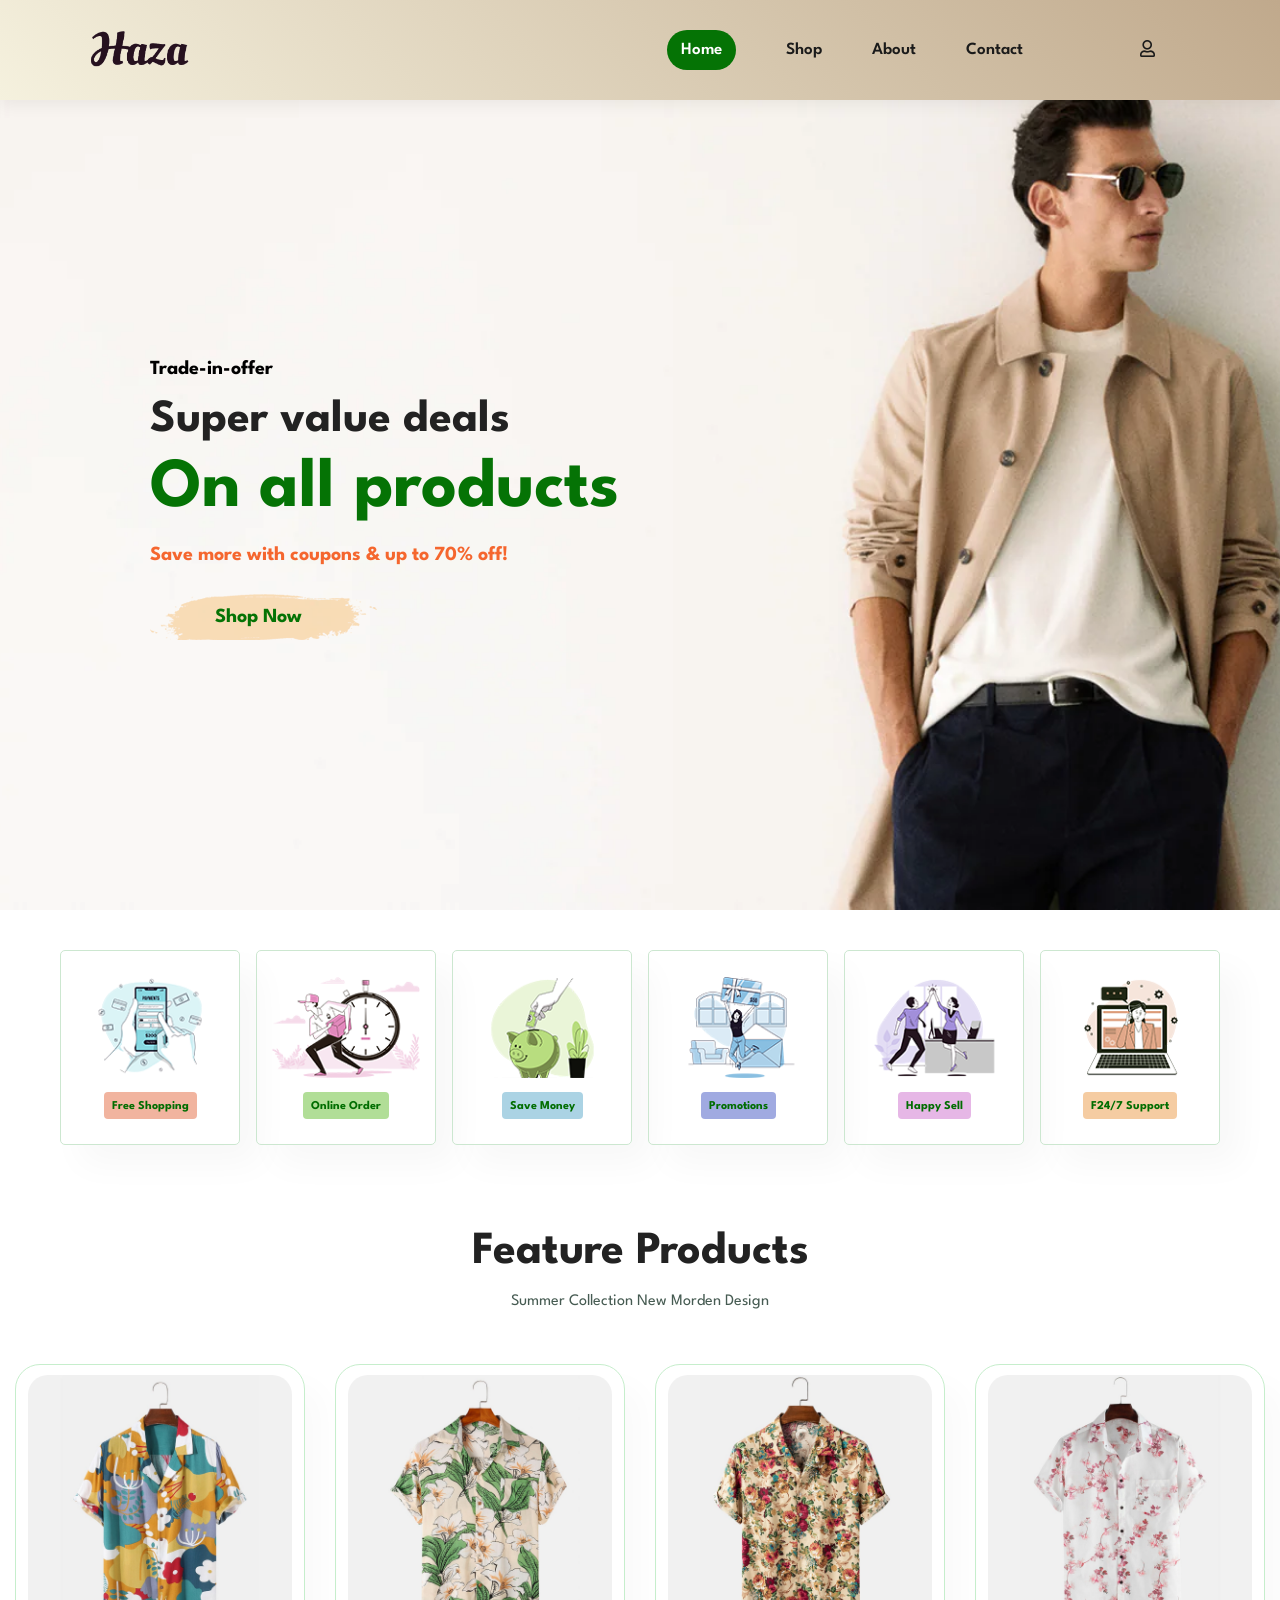
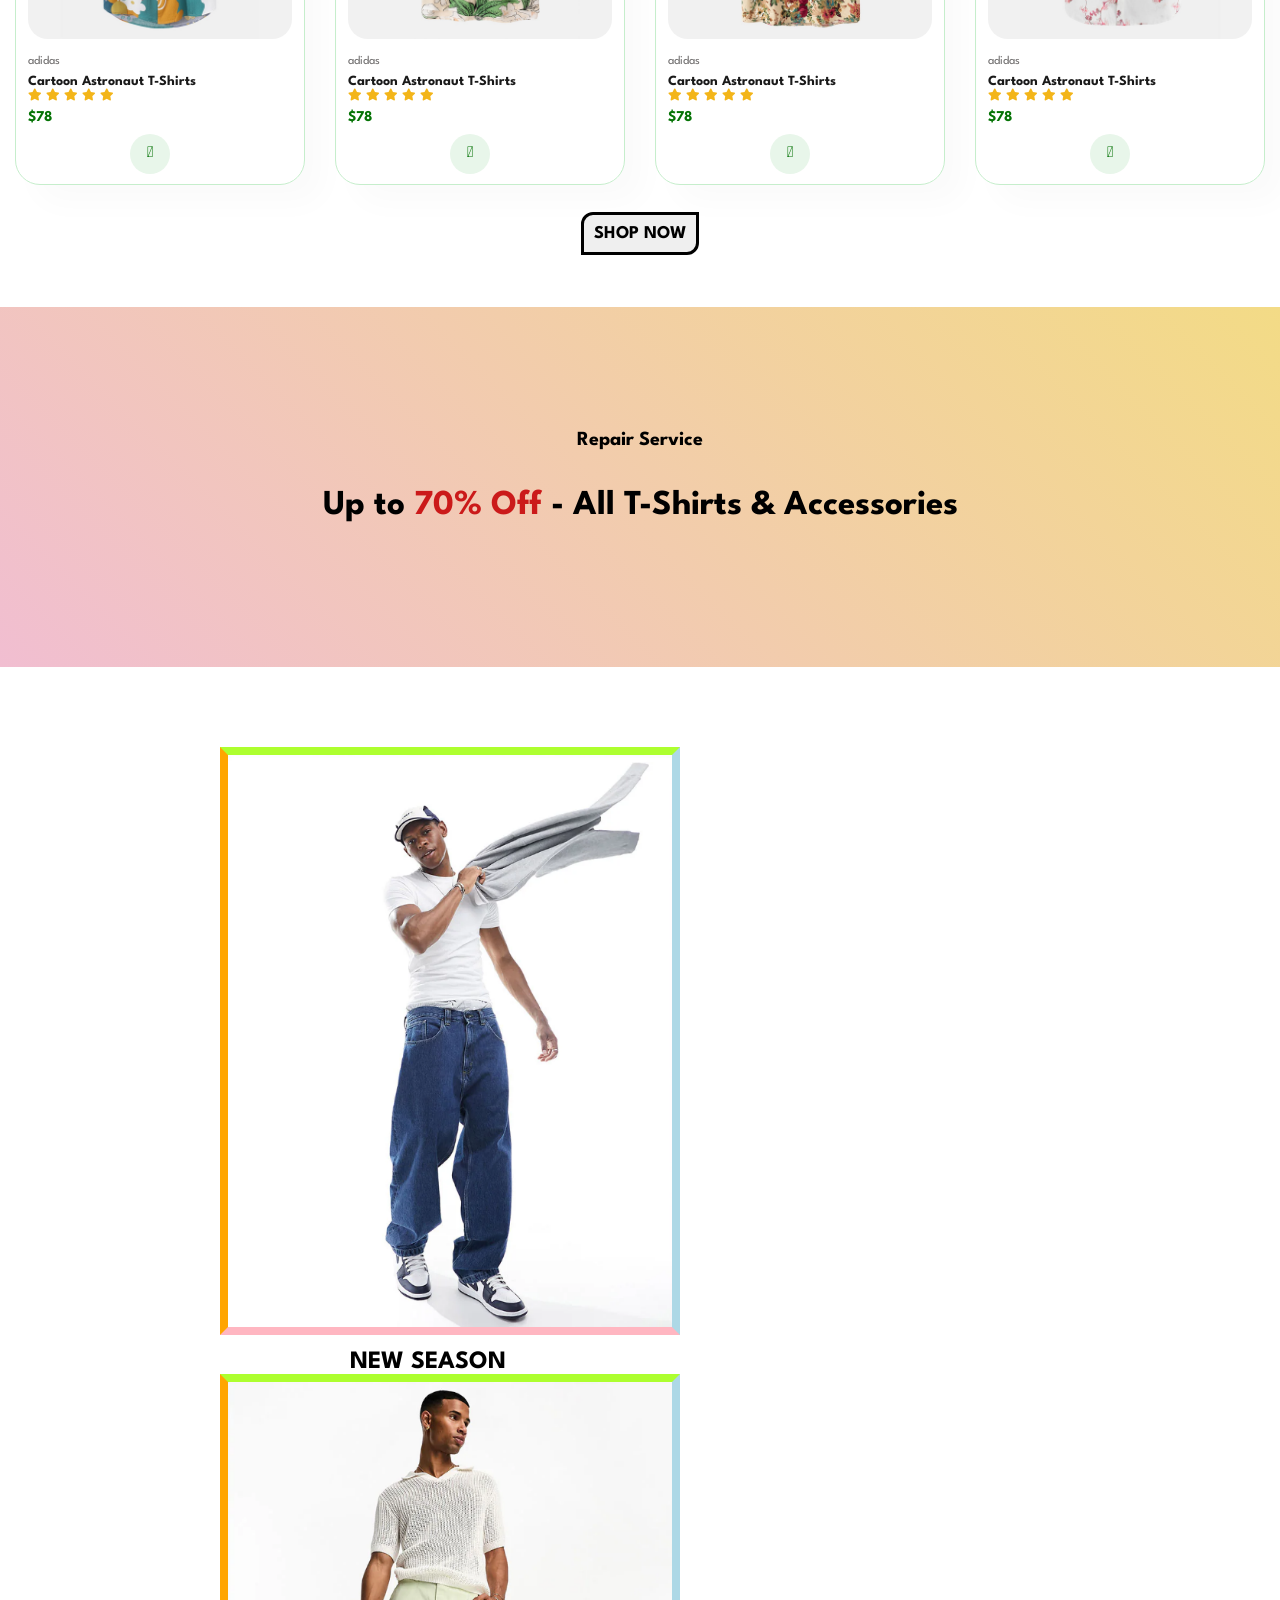
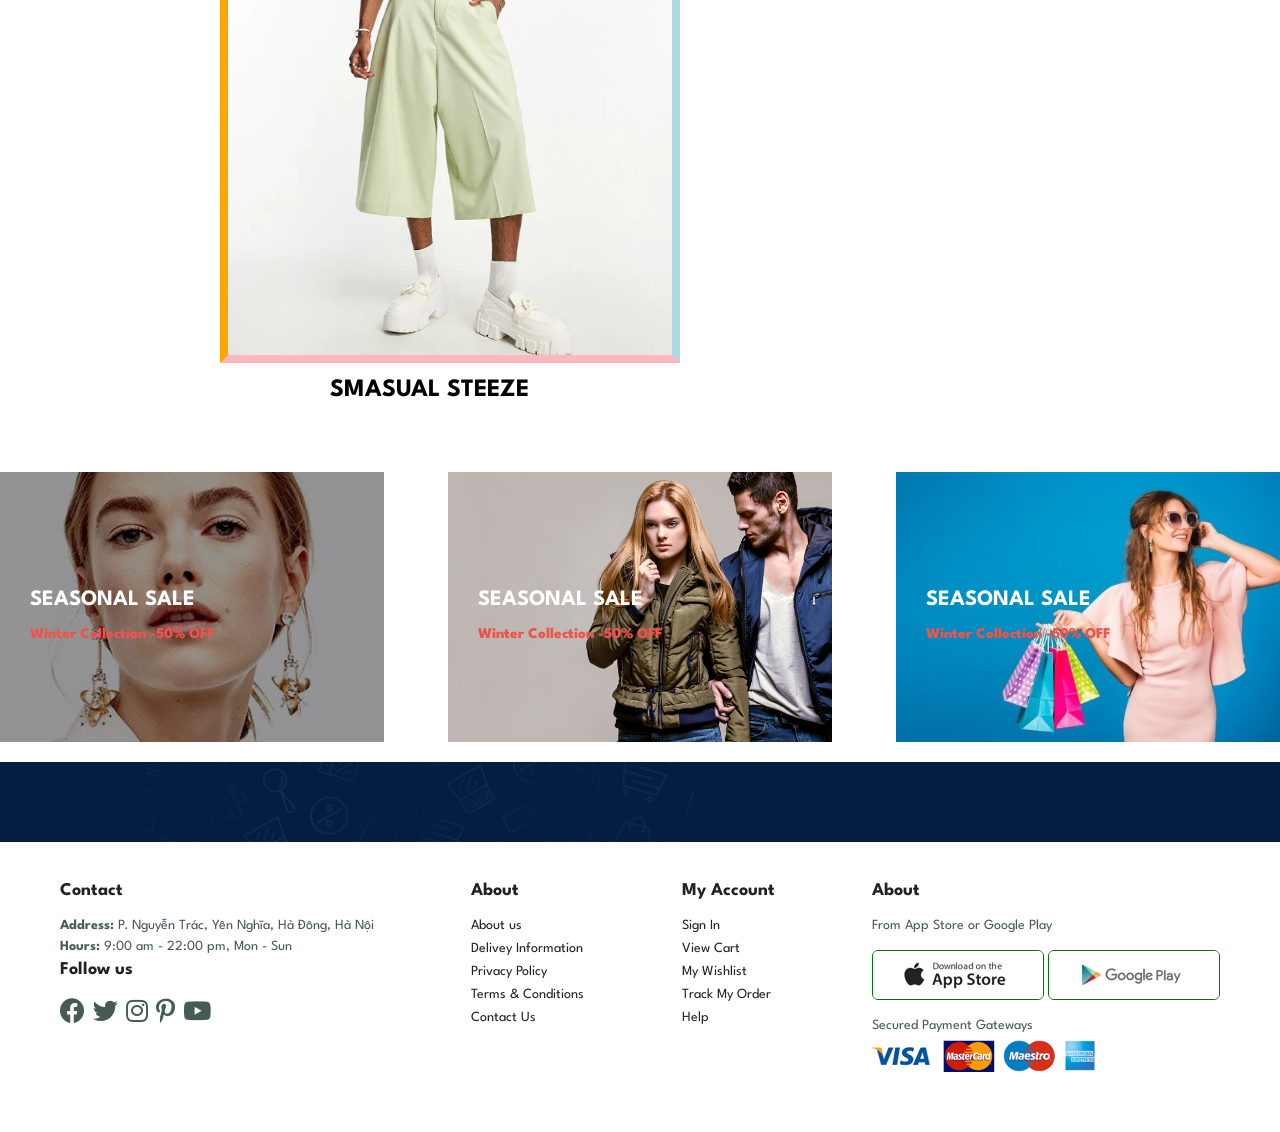
<file: Selling-Cothes/index.html>
<!DOCTYPE html>
<html lang="en">
    <head>
        <meta charset="UTF-8">
        <meta http-equiv="X-UA-Compatible" content="IE=edge">
        <meta name="viewport" content="width=device-width, initial-scale=1.0">
        <title>Sales Clothes</title>
        <link rel="stylesheet" href="https://pro.fontawesome.com/releases/v5.10.0/css/all.css" /> <!-- lay link tren web font awesome cdn -->
        <link rel="stylesheet" href="style.css">
    </head>

    <body>
        <section id = "header"> 
            <a href="index.html"> <img src="img/logo4.png" alt=""> </a>
            <div>
                <ul id = "navbar">
                    <li><a class="active" href="index.html">Home</a></li>
                    <li><a  href="shop.html">Shop</a></li>
                    <li><a href="about.html">About</a></li>
                    <li><a href="contact.html">Contact</a></li>
                    <li><a href="cart.html"><i class="far fa-shopping-bag"></i></a></li>
                    <div class="dropdown">
                        <li><a><i class="far fa-regular fa-user"></i></a></li>
                        <div class="dropdown-content">
                            <a href="nhanxet.html">Đánh giá</a>
                            <a href="Account.html">view profile</a>
                            <a href="login.html">log out</a>
                        </div>
                    </div>                
                </ul>
            </div>
        </section>

        <section id="hero">        
            <h3>Trade-in-offer</h3>
            <h2>Super value deals</h2>
            <h1>On all products</h1>
            <p>Save more with coupons & up to 70% off!</p>
            <a href="shop.html"><button class="shopNow">Shop Now</button></a>
        </section>

        <section id="feature" class ="section-p1">
            <div class="fe-box">
                <img src="img/features/f1.png" alt="">
                <h6>Free Shopping</h6>
            </div>
            <div class="fe-box">
                <img src="img/features/f2.png" alt="">
                <h6>Online Order</h6>
            </div>
            <div class="fe-box">
                <img src="img/features/f3.png" alt="">
                <h6>Save Money</h6>
            </div>
            <div class="fe-box">
                <img src="img/features/f4.png" alt="">
                <h6>Promotions</h6>
            </div>
            <div class="fe-box">
                <img src="img/features/f5.png" alt="">
                <h6>Happy Sell</h6>
            </div>
            <div class="fe-box">
                <img src="img/features/f6.png" alt="">
                <h6>F24/7 Support</h6>
            </div> 
        </section>

        <section id="product12" class="section-1">
            <h2>Feature Products</h2>
            <p>Summer Collection New Morden Design</p>
            <div class="pro-container">
                <div class="pro">
                    <div class="dpro">
                        <img src="img/products/f1.jpg" alt="">
                    </div>
                    <div class="des">
                        <span>adidas</span>
                        <h5>Cartoon Astronaut T-Shirts</h5>
                        <div class="star">
                            <i class="fas fa-star"></i>
                            <i class="fas fa-star"></i>
                            <i class="fas fa-star"></i>
                            <i class="fas fa-star"></i>
                            <i class="fas fa-star"></i>
                        </div>
                        <h4>$78</h4>
                    </div>
                    <a href="#"><i class="fal fa-shopping-cart cart"></i></a>
                </div>
                <div class="pro">
                    <img src="img/products/f2.jpg" alt="">
                    <div class="des">
                        <span>adidas</span>
                        <h5>Cartoon Astronaut T-Shirts</h5>
                        <div class="star">
                            <i class="fas fa-star"></i>
                            <i class="fas fa-star"></i>
                            <i class="fas fa-star"></i>
                            <i class="fas fa-star"></i>
                            <i class="fas fa-star"></i>
                        </div>
                        <h4>$78</h4>
                    </div>
                    <a href="#"><i class="fal fa-shopping-cart cart"></i></a>
                </div>
                <div class="pro">
                    <img src="img/products/f3.jpg" alt="">
                    <div class="des">
                        <span>adidas</span>
                        <h5>Cartoon Astronaut T-Shirts</h5>
                        <div class="star">
                            <i class="fas fa-star"></i>
                            <i class="fas fa-star"></i>
                            <i class="fas fa-star"></i>
                            <i class="fas fa-star"></i>
                            <i class="fas fa-star"></i>
                        </div>
                        <h4>$78</h4>
                    </div>
                    <a href="#"><i class="fal fa-shopping-cart cart"></i></a>
                </div>
                <div class="pro">
                    <img src="img/products/f4.jpg" alt="">
                    <div class="des">
                        <span>adidas</span>
                        <h5>Cartoon Astronaut T-Shirts</h5>
                        <div class="star">
                            <i class="fas fa-star"></i>
                            <i class="fas fa-star"></i>
                            <i class="fas fa-star"></i>
                            <i class="fas fa-star"></i>
                            <i class="fas fa-star"></i>
                        </div>
                        <h4>$78</h4>
                    </div>
                    <a href="#"><i class="fal fa-shopping-cart cart"></i></a>
                </div>
            </div>
            <div class="xemThem">
                <a href="shop.html"><button>SHOP NOW</button></a>
            </div>
        </section>

        <section id="banner" class="section-m1">
            <h4>Repair Service</h4>
            <h2>Up to <span>70% Off</span> - All T-Shirts & Accessories</h2>
        </section> 

        <section  id="sm-banner" class="section-p1">
            <div class="banner-box">
                <img src="img/banner/b21.png" alt="">
                <h3>NEW SEASON</h3>  
            </div>
            <div class="banner-box banner-box2">
                <img src="img/banner/b22.png" alt="">
                <h3>SMASUAL STEEZE</h3> 
            </div>
        </section>

        <section id="banner3">
            <div class="banner-box">
               <h2>SEASONAL SALE</h2>
               <h3>Winter Collection -50% OFF</h3>
            </div>
            <div class="banner-box banner-box2">
                <h2>SEASONAL SALE</h2>
                <h3>Winter Collection -50% OFF</h3>
             </div>
             <div class="banner-box  banner-box3">
                <h2>SEASONAL SALE</h2>
                <h3>Winter Collection -50% OFF</h3>
             </div>
        </section>

        <section id ="newsletter" class="section-p1">
        </section>

        <footer class="section-p1">
            <div class="col">
                <h4>Contact</h4>
                <p><strong>Address: </strong> P. Nguyễn Trác, Yên Nghĩa, Hà Đông, Hà Nội</p>
                <p><strong>Hours: </strong> 9:00 am - 22:00 pm, Mon - Sun</p>
                <div class="follow">
                    <h4>Follow us</h4>
                    <div class="icon">
                        <a href=""><i class="fab fa-facebook"></i></a>
                        <i class="fab fa-twitter"></i>
                        <i class="fab fa-instagram"></i>
                        <i class="fab fa-pinterest-p"></i>
                        <a href=""><i class="fab fa-youtube"></i></a>
                    </div>
                </div>
            </div>
            <div class="col">
                <h4>About</h4>
                <a href="#">About us</a>
                <a href="#">Delivey Information</a>
                <a href="#">Privacy Policy</a>
                <a href="#">Terms & Conditions</a>
                <a href="#">Contact Us</a>
            </div>
            <div class="col">
                <h4>My Account</h4>
                <a href="#">Sign In</a>
                <a href="#">View Cart</a>
                <a href="#">My Wishlist</a>
                <a href="#">Track My Order</a>
                <a href="#">Help</a>
            </div>
            <div class="col install">
                <h4>About</h4>
                <p>From App Store or Google Play</p>
                <div class="row">
                    <a href="https://www.apple.com/vn/store"><img src="img/pay/app.jpg" alt=""></a>
                    <a href="https://play.google.com/store/apps?gl=us"><img src="img/pay/play.jpg" alt=""></a>
                </div>
                <p>Secured Payment Gateways</p>
                <img src="img/pay/pay.png" alt="">
            </div>
        </footer>

        <script src="script.js"></script>
    </body>
</html>
</file>
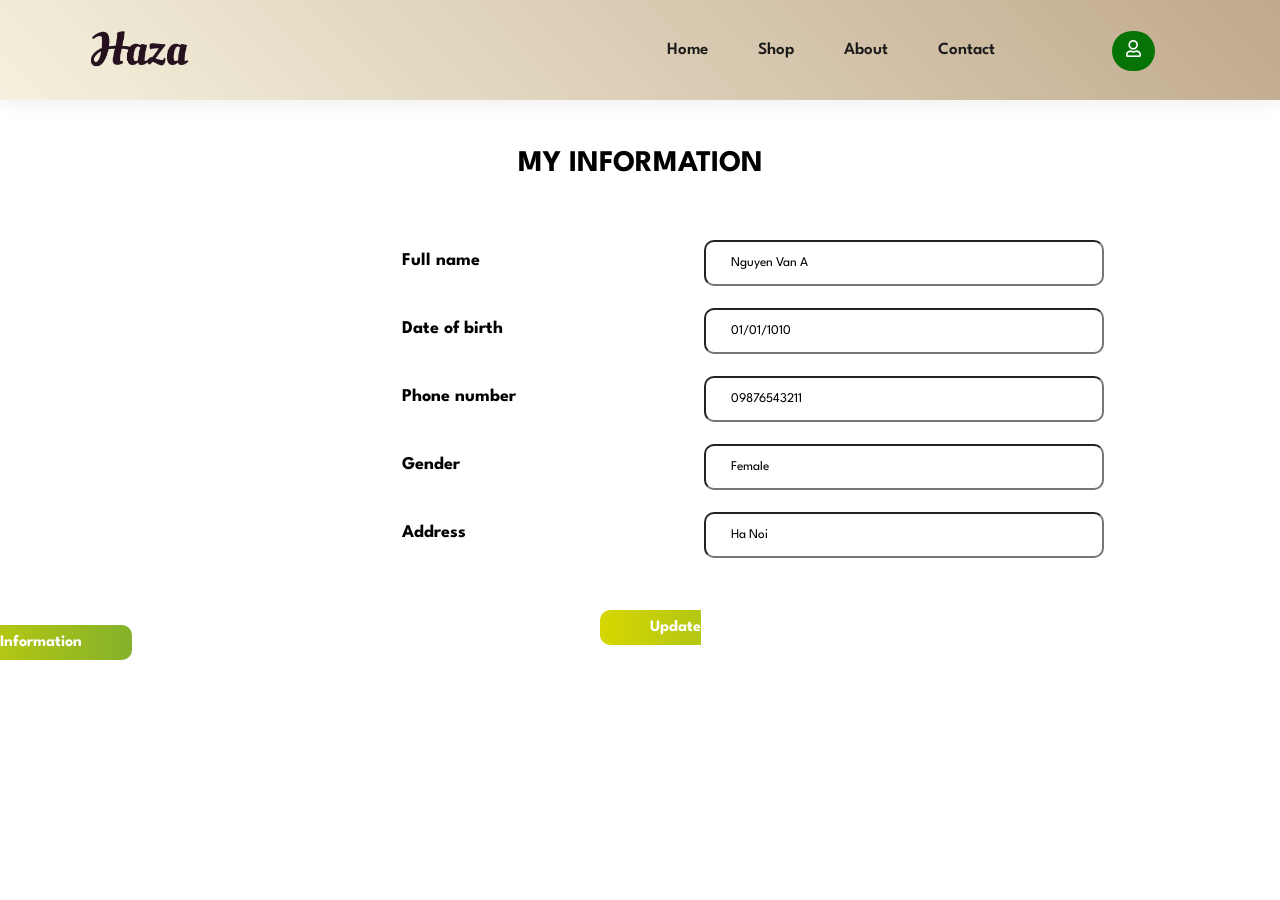
<file: Selling-Cothes/Account.html>
<!DOCTYPE html>
<html lang="en">

    <head>
        <meta charset="UTF-8">
        <meta http-equiv="X-UA-Compatible" content="IE=edge">
        <meta name="viewport" content="width=device-width, initial-scale=1.0">
        <title>Account</title>
        <link rel="stylesheet" href="https://pro.fontawesome.com/releases/v5.10.0/css/all.css" />
        <link rel="stylesheet" href="style.css">
    </head>

    <body>
        <section id = "header"> 
            <a href="index.html"> <img src="img/logo4.png" alt=""> </a>
            <div>
                <ul id = "navbar">
                    <li><a href="index.html">Home</a></li>
                    <li><a  href="shop.html">Shop</a></li>
                    <li><a href="about.html">About</a></li>
                    <li><a href="contact.html">Contact</a></li>
                    <li><a href="cart.html"><i class="far fa-shopping-bag"></i></a></li>
                    <div class="dropdown">
                        <li><a class="active"><i class="far fa-regular fa-user"></i></a></li>
                        <div class="dropdown-content">
                            <a href="nhanxet.html">Đánh giá</a>
                            <a href="Account.html">view profile</a>
                            <a href="login.html">log out</a>
                        </div>
                    </div>                
                </ul>
            </div>
        </section>

        <section id="profile">
            <h3>MY INFORMATION</h3>
            <form action="" method="post">
                <div class="thongtin">
                    <table>
                        <tr>
                            <td><p class="p1">Full name</p></td>
                            <td><input type="text" name="oten" id="oten" readonly value="Nguyen Van A"></td>
                        </tr>
                        <tr>
                            <td><p class="p1">Date of birth</p></td>
                            <td><input type="text" name="ons" id="ons" placeholder="ngay sinh" readonly value="01/01/1010"></td>
                        </tr>
                        <tr>
                            <td><p class="p1">Phone number</p></td>
                            <td><input type="text" name="osdt" id="osdt" placeholder="so dien thoai" readonly value="09876543211"></td>
                        </tr>
                        <tr>
                            <td><p class="p1">Gender</p></td>
                            <td><input type="text" name="ogt" id="ogt" placeholder="gioi tinh" readonly value="Female"></td>
                        </tr>
                        <tr>
                            <td><p class="p1">Address</p></td>
                            <td><input type="text" name="odc" id="odc" placeholder="dia chi" readonly value="Ha Noi"></td>
                        </tr>
                    </table>
                </div>
                <a href="#" id="openModalLink" class="openModalLink">Update Information</a>
                
                <div class="modal" id="myModal">  
                    <div class="modal-content">
                        <a href="" class="rt"><i class="far fa-times-circle"></i></a>
                        <h4>Update information</h4>
                        <table>
                            <tr>
                                <td><p class="p1">Full name</p></td>
                                <td><input type="text" name="oten" id="oten" value="Nguyen Van A"></td>
                            </tr>
                            <tr>
                                <td><p class="p1">Date of birth</p></td>
                                <td><input type="date" name="ons" id="ons" placeholder="ngay sinh" value="01/01/1010"></td>
                            </tr>
                            <tr>
                                <td><p class="p1">Phone number</p></td>
                                <td><input type="text" name="osdt" id="osdt" placeholder="so dien thoai" value="09876543211"></td>
                            </tr>
                            <tr>
                                <td><p class="p1">Gender</p></td>
                                <td><input type="text" name="ogt" id="ogt" placeholder="gioi tinh" value="Female"></td>
                            </tr>
                            <tr>
                                <td><p class="p1">Address</p></td>
                                <td><input type="text" name="odc" id="odc" placeholder="dia chi" value="Ha Noi"></td>
                            </tr>
                        </table>
                        <button type="button" class="closeModalBtn" onclick="update()">Update</button>
                    </div>
                </div>
            </form>
        </section>

        

        <script>
            // hien thi phan cap nhat thong tin
            const openModalLink = document.getElementById('openModalLink');
            const modal = document.getElementById('myModal');
            const closeModalBtn = document.getElementsByClassName('closeModalBtn');

            openModalLink.addEventListener('click', function (e) {
                e.preventDefault(); // Ngăn chuyển hướng khi nhấn vào liên kết
                modal.style.display = 'block'; // Hiển thị modal
            });

            function update()
            {
                alert('update thong tin thanh cong');
            }
        </script>
    </body>
</html>
</file>
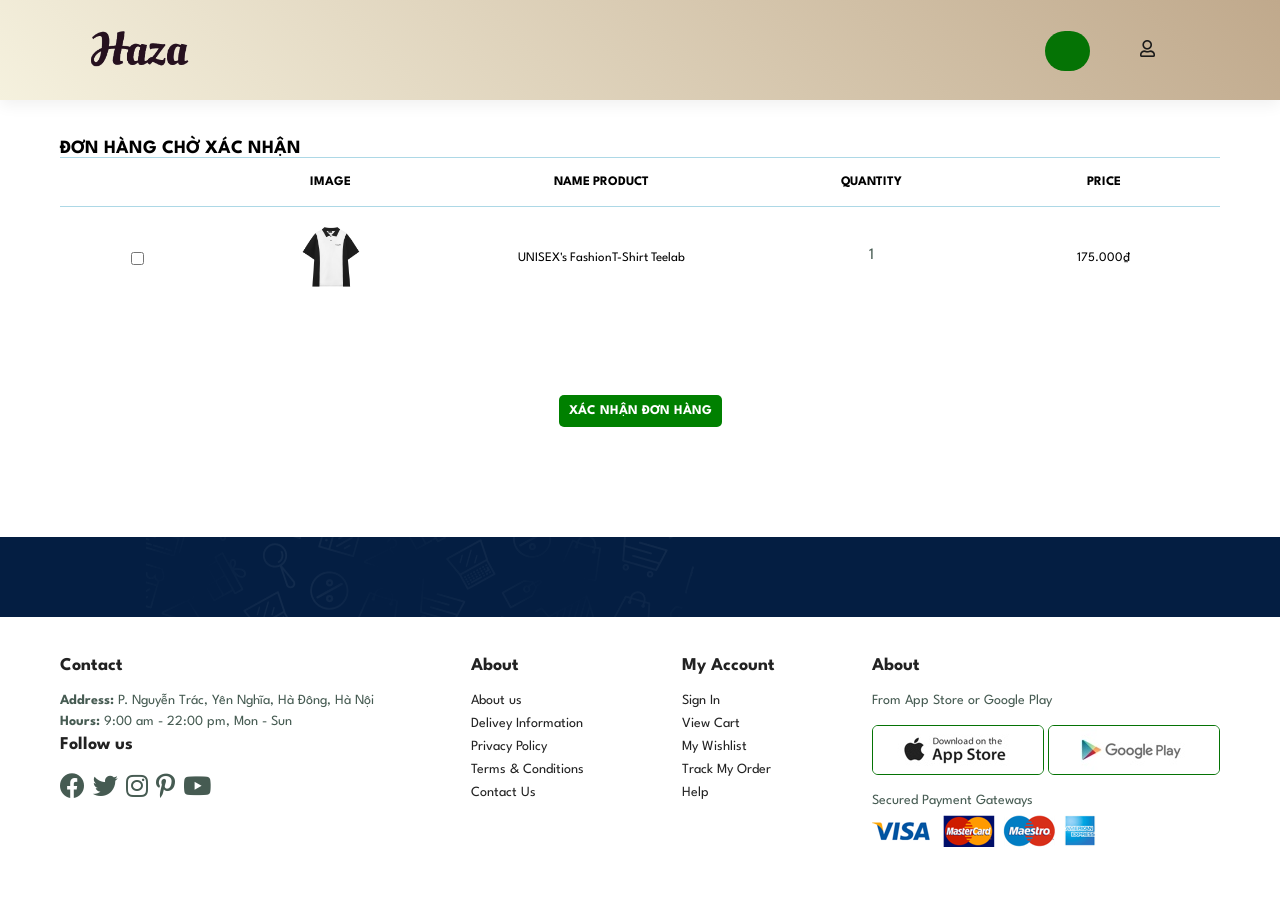
<file: Selling-Cothes/admincart.html>
<!DOCTYPE html>
<html lang="en">

    <head>
        <meta charset="UTF-8">
        <meta http-equiv="X-UA-Compatible" content="IE=edge">
        <meta name="viewport" content="width=device-width, initial-scale=1.0">
        <title>Admin cart</title>

        <link rel="stylesheet" href="https://pro.fontawesome.com/releases/v5.10.0/css/all.css" />

        <link rel="stylesheet" href="style.css">
    </head>

    <body>
        <section id = "header"> 
            <img src="img/logo4.png" alt="">
            <div>
                <ul id = "navbar">
                    <li id="lg_bag"><a class="active"  href="admincart.html"><i class="far fa-shopping-bag"></i></a></li>
                    <div class="dropdown">
                        <li><a><i class="far fa-regular fa-user"></i></a></li>
                        <div class="dropdown-content">
                            <a href="adminpage.html">admin</a>
                            <a href="login.html">log out</a>
                        </div>
                    </div>
                </ul>
            </div>
        </section>

        <section id="cart" class="section-p1">
            <h3>ĐƠN HÀNG CHỜ XÁC NHẬN</h3>
            <table width="100%">
                <thead>
                    <tr>
                        <td></td>
                        <td>Image</td>
                        <td>Name Product</td>
                        <td>Quantity</td>
                        <td>Price</td>
                    </tr>
                </thead>
                <tbody>
                    <tr>
                        <td><input type="checkbox" name="" id="" class="check"></td>
                        <td><img src="img/products/sp01_main.jfif" alt="" onclick="window.location.href='sproduct.html'"></td>
                        <td>UNISEX's FashionT-Shirt Teelab</td>
                        <td><p>1</p></td>
                        <td>175.000₫</td>
                    </tr>
                </tbody>
            </table>
        </section>

        <div class="choxn">
            <input type="button" value="XÁC NHẬN ĐƠN HÀNG" id="xndh" onclick="check()">
        </div>
        

        <section id ="newsletter" class="section-p1">
        </section>

        <footer class="section-p1"> 
            <div class="col">
                <h4>Contact</h4>
                <p><strong>Address: </strong> P. Nguyễn Trác, Yên Nghĩa, Hà Đông, Hà Nội</p>
                <p><strong>Hours: </strong> 9:00 am - 22:00 pm, Mon - Sun</p>
                <div class="follow">
                    <h4>Follow us</h4>
                    <div class="icon">
                       <a href="https://www.facebook.com/quanghuy010403/"><i class="fab fa-facebook"></i></a>
                        <i class="fab fa-twitter"></i>
                        <i class="fab fa-instagram"></i>
                        <i class="fab fa-pinterest-p"></i>
                        <i class="fab fa-youtube"></i>
                    </div>
                </div>
            </div>
            <div class="col">
                <h4>About</h4>
                <a href="#">About us</a>
                <a href="#">Delivey Information</a>
                <a href="#">Privacy Policy</a>
                <a href="#">Terms & Conditions</a>
                <a href="#">Contact Us</a>
            </div>
            <div class="col">
                <h4>My Account</h4>
                <a href="#">Sign In</a>
                <a href="#">View Cart</a>
                <a href="#">My Wishlist</a>
                <a href="#">Track My Order</a>
                <a href="#">Help</a>
            </div>
            <div class="col install">
                <h4>About</h4>
                <p>From App Store or Google Play</p>
                <div class="row">
                    <a href="https://www.apple.com/vn/store"><img src="img/pay/app.jpg" alt=""></a>
                    <a href="https://play.google.com/store/apps?gl=us"><img src="img/pay/play.jpg" alt=""></a>
                </div>
                <p>Secured Payment Gateways</p>
                <img src="img/pay/pay.png" alt="">
            </div>
        </footer>

        <script src="script.js"></script>
        <script>
            function check()
            {
                alert("Đã xác nhận đơn hàng!");
            }
        </script>
    </body>

</html>
</file>
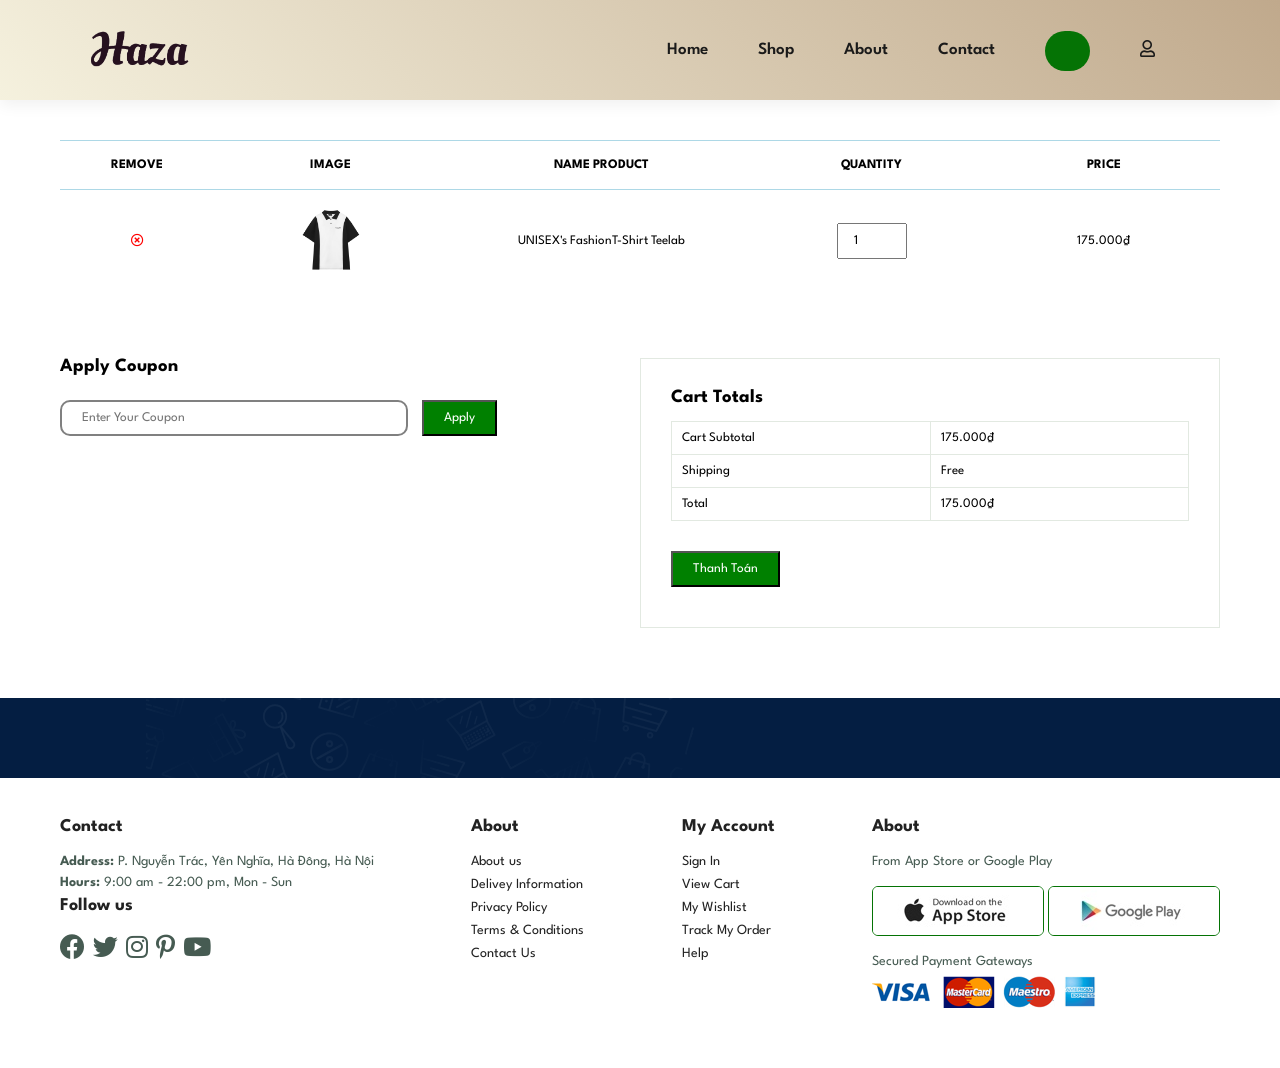
<file: Selling-Cothes/cart.html>
<!DOCTYPE html>
<html lang="en">

    <head>
        <meta charset="UTF-8">
        <meta http-equiv="X-UA-Compatible" content="IE=edge">
        <meta name="viewport" content="width=device-width, initial-scale=1.0">
        <title>Cart</title>

        <link rel="stylesheet" href="https://pro.fontawesome.com/releases/v5.10.0/css/all.css" />

        <link rel="stylesheet" href="style.css">
    </head>

    <body>

        <section id = "header"> 
            <a href="index.html"> <img src="img/logo4.png" alt=""> </a>
            <div>
                <ul id = "navbar">
                    <li><a href="index.html">Home</a></li>
                    <li><a  href="shop.html">Shop</a></li>
                    <li><a href="about.html">About</a></li>
                    <li><a href="contact.html">Contact</a></li>
                    <li><a class="active" href="cart.html"><i class="far fa-shopping-bag"></i></a></li>
                    <div class="dropdown">
                        <li><a><i class="far fa-regular fa-user"></i></a></li>
                        <div class="dropdown-content">
                            <a href="nhanxet.html">Đánh giá</a>
                            <a href="Account.html">view profile</a>
                            <a href="login.html">log out</a>
                        </div>
                    </div>                
                </ul>
            </div>
        </section>

        <section id="cart" class="section-p1">
            <table width="100%">
                <thead>
                    <tr>
                        <td>Remove</td>
                        <td>Image</td>
                        <td>Name Product</td>
                        <td>Quantity</td>
                        <td>Price</td>
                    </tr>
                </thead>
                <tbody>
                    <tr>
                        <td><a href="#"><i class="far fa-times-circle" style="color: red;"></i></a></td>
                        <td><img src="img/products/sp01_main.jfif" alt="" onclick="window.location.href='sproduct.html'"></td>
                        <td>UNISEX's FashionT-Shirt Teelab</td>
                        <td><input type="number" name="" id="" value="1" min="0"></td>
                        <td>175.000₫</td>
                    </tr>
                </tbody>
            </table>
        </section>

        <section id="cart-add"  class="section-p1">
            <div id="coupon">
                <h3>Apply Coupon</h3>
                <div>
                    <input type="text" placeholder="Enter Your Coupon">
                    <button class="nomal">Apply</button>
                </div>
            </div>

            <div id="subtotal">
                <h3>Cart Totals</h3>
                <table>
                    <tr>
                        <td>Cart Subtotal</td>
                        <td>175.000₫</td>
                    </tr>
                    <tr>
                        <td>Shipping</td>
                        <td>Free</td>
                    </tr>
                    <tr>
                        <td>Total</td>
                        <td>175.000₫</td>
                    </tr>
                </table>
                <button class="nomal">Thanh Toán</button>
            </div>
        </section>

        <section id ="newsletter" class="section-p1">
        </section>

        <footer class="section-p1"> 
            <div class="col">
                <h4>Contact</h4>
                <p><strong>Address: </strong> P. Nguyễn Trác, Yên Nghĩa, Hà Đông, Hà Nội</p>
                <p><strong>Hours: </strong> 9:00 am - 22:00 pm, Mon - Sun</p>
                <div class="follow">
                    <h4>Follow us</h4>
                    <div class="icon">
                       <a href="https://www.facebook.com/quanghuy010403/"><i class="fab fa-facebook"></i></a>
                        <i class="fab fa-twitter"></i>
                        <i class="fab fa-instagram"></i>
                        <i class="fab fa-pinterest-p"></i>
                        <i class="fab fa-youtube"></i>
                    </div>
                </div>
            </div>
            <div class="col">
                <h4>About</h4>
                <a href="#">About us</a>
                <a href="#">Delivey Information</a>
                <a href="#">Privacy Policy</a>
                <a href="#">Terms & Conditions</a>
                <a href="#">Contact Us</a>
            </div>
            <div class="col">
                <h4>My Account</h4>
                <a href="#">Sign In</a>
                <a href="#">View Cart</a>
                <a href="#">My Wishlist</a>
                <a href="#">Track My Order</a>
                <a href="#">Help</a>
            </div>
            <div class="col install">
                <h4>About</h4>
                <p>From App Store or Google Play</p>
                <div class="row">
                    <a href="https://www.apple.com/vn/store"><img src="img/pay/app.jpg" alt=""></a>
                    <a href="https://play.google.com/store/apps?gl=us"><img src="img/pay/play.jpg" alt=""></a>
                </div>
                <p>Secured Payment Gateways</p>
                <img src="img/pay/pay.png" alt="">
            </div>
        </footer>

        <script src="script.js"></script>

    </body>

</html>
</file>
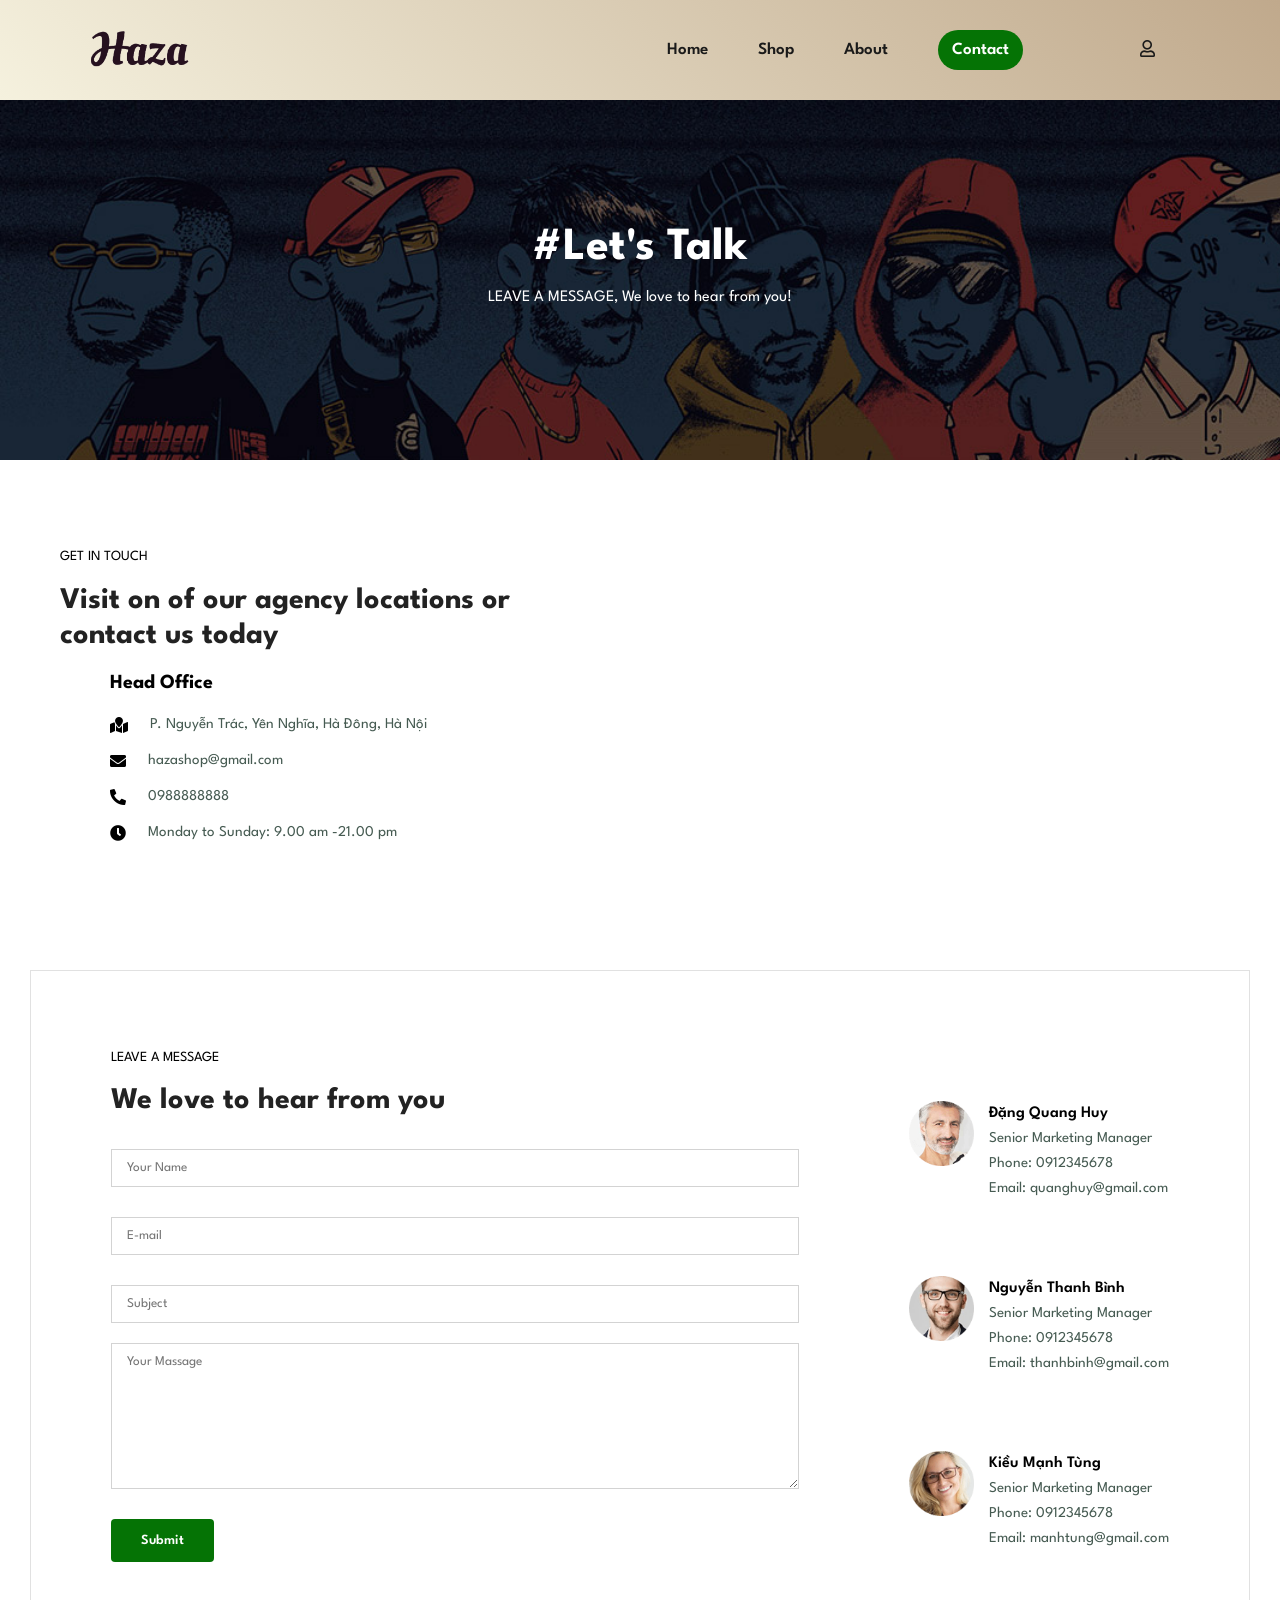
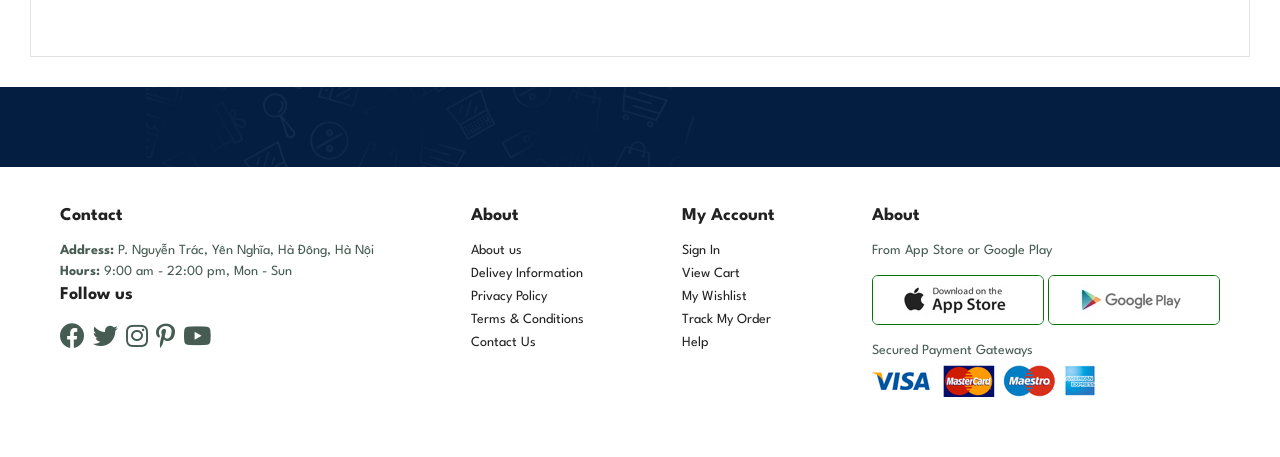
<file: Selling-Cothes/contact.html>
<!DOCTYPE html>
<html lang="en">

    <head>
        <meta charset="UTF-8">
        <meta http-equiv="X-UA-Compatible" content="IE=edge">
        <meta name="viewport" content="width=device-width, initial-scale=1.0">
        <title>Contact</title>

        <link rel="stylesheet" href="https://pro.fontawesome.com/releases/v5.10.0/css/all.css" />

        <link rel="stylesheet" href="style.css">
    </head>

    <body>
        <section id = "header"> 
            <a href="index.html"> <img src="img/logo4.png" alt=""> </a>
            <div>
                <ul id = "navbar">
                    <li><a href="index.html">Home</a></li>
                    <li><a  href="shop.html">Shop</a></li>
                    <li><a href="about.html">About</a></li>
                    <li><a class="active" href="contact.html">Contact</a></li>
                    <li><a href="cart.html"><i class="far fa-shopping-bag"></i></a></li>
                    <div class="dropdown">
                        <li><a><i class="far fa-regular fa-user"></i></a></li>
                        <div class="dropdown-content">
                            <a href="nhanxet.html">Đánh giá</a>
                            <a href="Account.html">view profile</a>
                            <a href="login.html">log out</a>
                        </div>
                    </div>                
                </ul>
            </div>
        </section>

        <section id="page-header" class="about-header">
            <h2>#Let's Talk</h2>
            <p>LEAVE A MESSAGE, We love to hear from you!</p>
        </section>

        <section id="contact-details" class="section-p1">
            <div class="details">
                <span>GET IN TOUCH</span>
                <h2>Visit on of our agency locations or contact us today</h2>
                <h3>Head Office</h3>
                <div>
                    <li>
                        <i class="fas fa-map-marked"></i>
                        <p> P. Nguyễn Trác, Yên Nghĩa, Hà Đông, Hà Nội</p>
                    </li>
                    <li>
                        <i class="fas fa-envelope"></i>
                        <p> hazashop@gmail.com</p>
                    </li>
                    <li>
                        <i class="fas fa-phone-alt"></i>
                        <p> 0988888888</p>
                    </li>
                    <li>
                        <i class="fas fa-clock"></i>
                        <p> Monday to Sunday: 9.00 am -21.00 pm</p>
                    </li>
                </div>
            </div>

            <div class="map">
                <iframe src="https://www.google.com/maps/embed?pb=!1m18!1m12!1m3!1d29806.001025607227!2d105.72806000258731!3d20.96254736802024!2m3!1f0!2f0!3f0!3m2!1i1024!2i768!4f13.1!3m3!1m2!1s0x313452efff394ce3%3A0x391a39d4325be464!2zVHLGsOG7nW5nIMSQ4bqhaSBI4buNYyBQaGVuaWthYQ!5e0!3m2!1svi!2s!4v1693650039207!5m2!1svi!2s" style="border:0;" allowfullscreen="" loading="lazy" referrerpolicy="no-referrer-when-downgrade"></iframe>
            </div>
        </section>

        <section id="form-details">
            <form action="">
                <span>LEAVE A MESSAGE</span>
                <h2>We love to hear from you</h2>
                <input type="text" placeholder="Your Name">
                <input type="email" placeholder="E-mail">
                <input type="text" placeholder="Subject">
                <textarea name="" id="" cols="30" rows="10" placeholder="Your Massage"></textarea>
                <button class="normal">Submit</button>
            </form>

            <div class="people">
                <div>
                    <img src="img/people/1.png" alt="">
                    <p><span>Đặng Quang Huy</span> Senior Marketing Manager <br> Phone: 0912345678 <br>Email: quanghuy@gmail.com</p>
                </div>
                <div>
                    <img src="img/people/2.png" alt="">
                    <p><span>Nguyễn Thanh Bình</span> Senior Marketing Manager <br> Phone: 0912345678 <br>Email: thanhbinh@gmail.com</p>
                </div>
                <div>
                    <img src="img/people/3.png" alt="">
                    <p><span>Kiều Mạnh Tùng</span> Senior Marketing Manager <br> Phone: 0912345678 <br>Email: manhtung@gmail.com</p>
                </div>
            </div>
        </section>

        <section id ="newsletter" class="section-p1">
        </section>

        <footer class="section-p1">
            <div class="col">
                <h4>Contact</h4>
                <p><strong>Address: </strong> P. Nguyễn Trác, Yên Nghĩa, Hà Đông, Hà Nội</p>
                <p><strong>Hours: </strong> 9:00 am - 22:00 pm, Mon - Sun</p>
                <div class="follow">
                    <h4>Follow us</h4>
                    <div class="icon">
                       <a href="https://www.facebook.com/quanghuy010403/"><i class="fab fa-facebook"></i></a>
                        <i class="fab fa-twitter"></i>
                        <i class="fab fa-instagram"></i>
                        <i class="fab fa-pinterest-p"></i>
                        <i class="fab fa-youtube"></i>
                    </div>
                </div>
            </div>
            <div class="col">
                <h4>About</h4>
                <a href="#">About us</a>
                <a href="#">Delivey Information</a>
                <a href="#">Privacy Policy</a>
                <a href="#">Terms & Conditions</a>
                <a href="#">Contact Us</a>
            </div>
            <div class="col">
                <h4>My Account</h4>
                <a href="#">Sign In</a>
                <a href="#">View Cart</a>
                <a href="#">My Wishlist</a>
                <a href="#">Track My Order</a>
                <a href="#">Help</a>
            </div>
            <div class="col install">
                <h4>About</h4>
                <p>From App Store or Google Play</p>
                <div class="row">
                    <a href="https://www.apple.com/vn/store"><img src="img/pay/app.jpg" alt=""></a>
                    <a href="https://play.google.com/store/apps?gl=us"><img src="img/pay/play.jpg" alt=""></a>
                </div>
                <p>Secured Payment Gateways</p>
                <img src="img/pay/pay.png" alt="">
            </div>
        </footer>

        <script src="script.js"></script>

    </body>

</html>
</file>
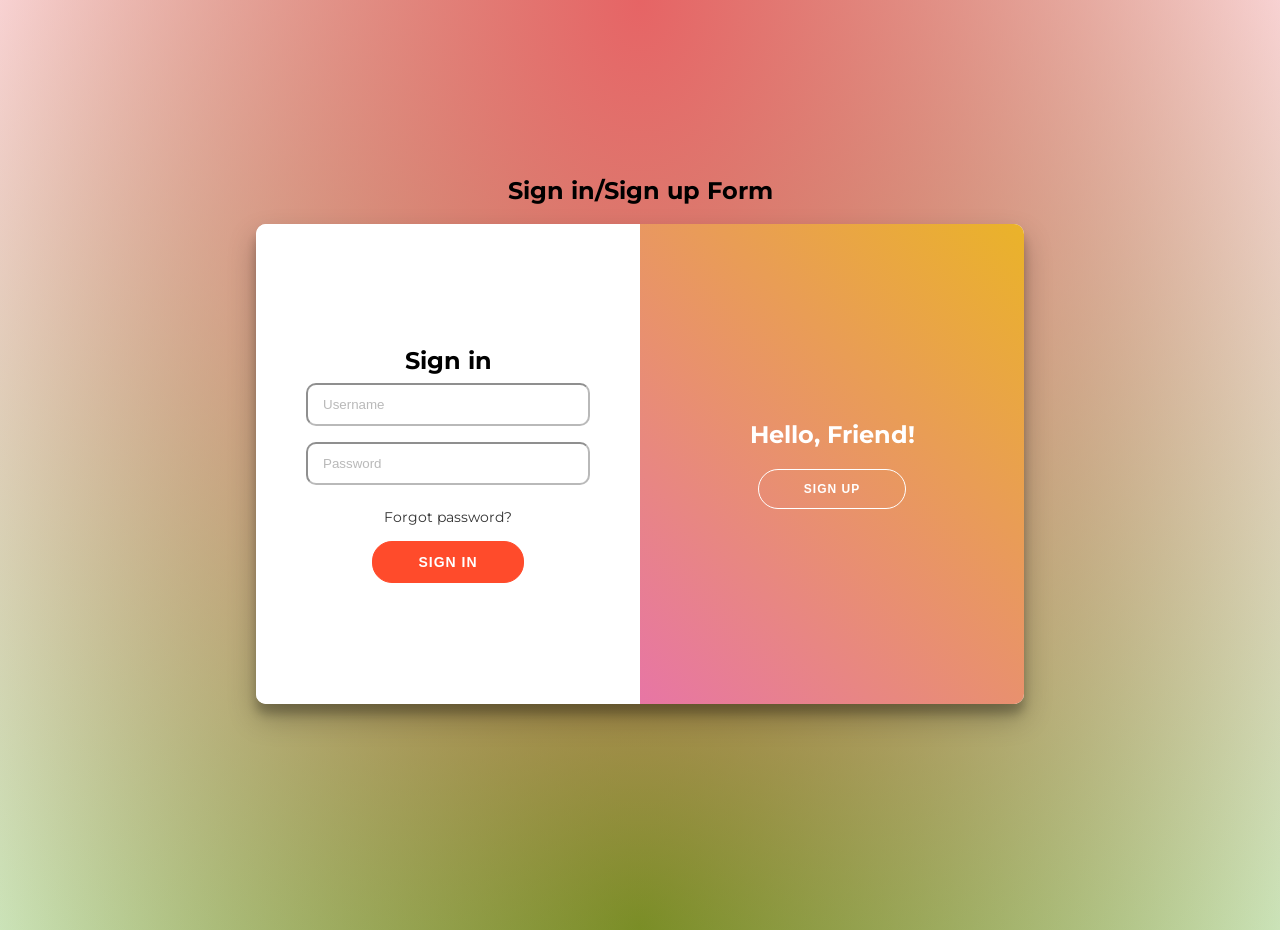
<file: Selling-Cothes/login.html>
<!DOCTYPE html>
<html lang="en">
<head>
    <meta charset="UTF-8">
    <meta name="viewport" content="width=device-width, initial-scale=1.0">
    <title>Signin/Singup</title>
    <link rel="stylesheet" href="login.css">
</head>
<body>
    <h2>Sign in/Sign up Form</h2>
    <section class="container" id="container">
        <div class="form-container sign-up-container">
            <form action="#">
                <h1>Create Account</h1>
                <input type="text" placeholder="Email"/>
                <input type="text" placeholder="Username"/>
                <input type="password" placeholder="Password"/>
                <button>Sign Up</button>
            </form>
        </div>
        <div class="form-container sign-in-container">
            <form action="#">
                <h1>Sign in</h1>
                <input type="text" id="username" placeholder="Username"/>
                <input type="password" id="password" placeholder="Password"/>
                <a href="#">Forgot password?</a>
                <button onclick="login()"><a href="#">Sign In</a></button>
            </form>
        </div>
        <div class="overlay-container">
            <div class="overlay">
                <div class="overlay-panel overlay-left">
                    <h1>Welcome Back!</h1>
                    <button class="ghost" id="signIn">Sign In</button>
                </div>
                <div class="overlay-panel overlay-right">
                    <h1>Hello, Friend!</h1>
                    <button class="ghost" id="signUp">Sign Up</button>
                </div>
            </div>
        </div>
    </section>
    <script src="script.js"></script>
    <script>
        function login() {
            var username = document.getElementById("username").value;
            var password = document.getElementById("password").value;

            if (username === "user1" && password === "123456") {
                // Thay đổi đường dẫn trực tiếp bằng JavaScript
                var signInButton = document.querySelector('button a');
                signInButton.setAttribute('href', 'index.html');
            } else if (username === "admin" && password === "000000") {
                var signInButton = document.querySelector('button a');
                signInButton.setAttribute('href', 'adminpage.html');
            } else {
                alert("Đăng nhập không thành công. Vui lòng kiểm tra lại tài khoản và mật khẩu.");
            }
        }
    </script>
</body>
</html>
</file>
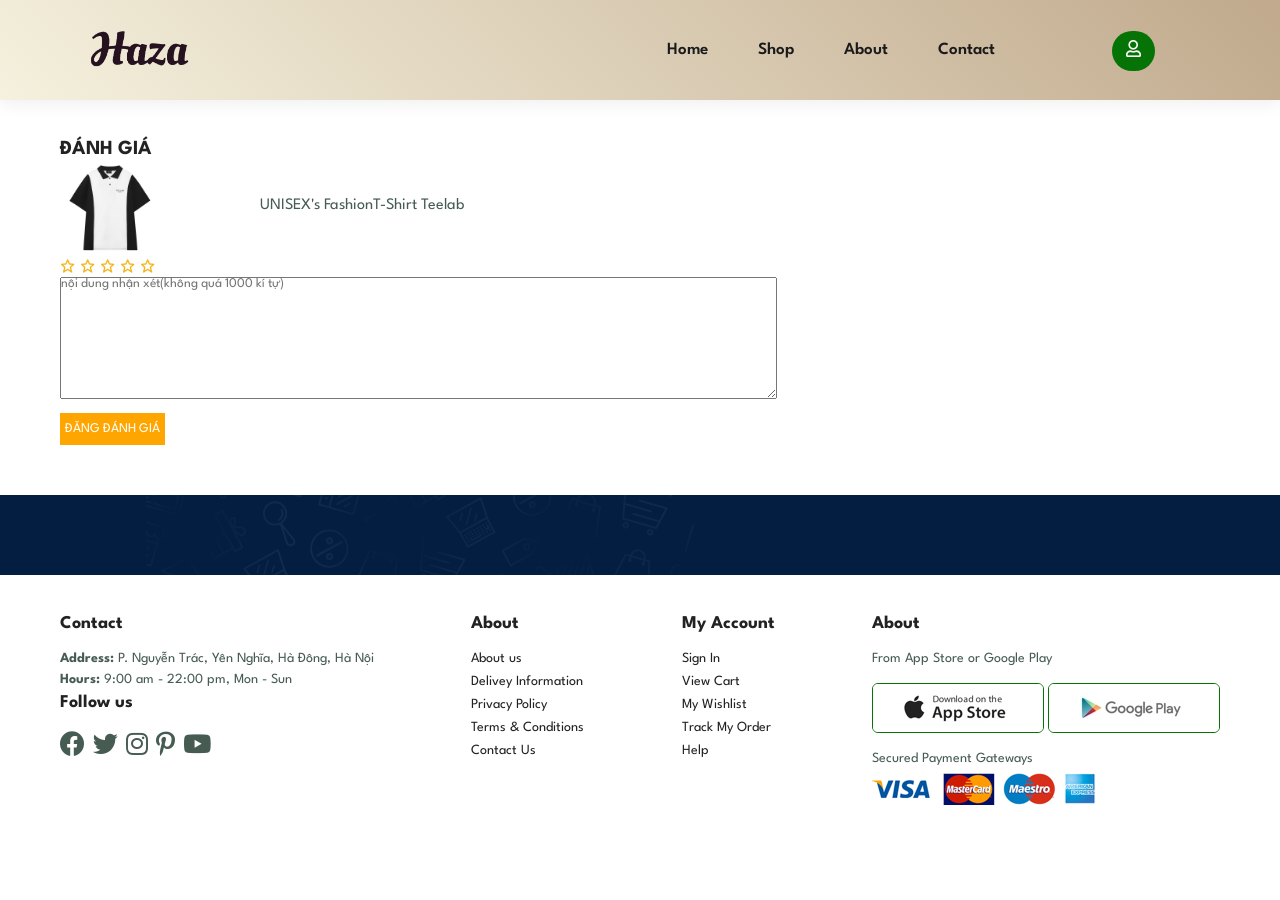
<file: Selling-Cothes/nhanxet.html>
<!DOCTYPE html>
<html lang="en">

    <head>
        <meta charset="UTF-8">
        <meta http-equiv="X-UA-Compatible" content="IE=edge">
        <meta name="viewport" content="width=device-width, initial-scale=1.0">
        <title>Đánh giá</title>
        <link rel="stylesheet" href="https://pro.fontawesome.com/releases/v5.10.0/css/all.css" />
        <link href='https://unpkg.com/boxicons@2.1.4/css/boxicons.min.css' rel='stylesheet'>
        <link rel="stylesheet" href="style.css">
    </head>

    <body>
        <section id = "header"> 
            <a href="index.html"> <img src="img/logo4.png" alt=""> </a>
            <div>
                <ul id = "navbar">
                    <li><a href="index.html">Home</a></li>
                    <li><a href="shop.html">Shop</a></li>
                    <li><a href="about.html">About</a></li>
                    <li><a href="contact.html">Contact</a></li>
                    <li><a href="cart.html"><i class="far fa-shopping-bag"></i></a></li>
                    <div class="dropdown">
                        <li><a class="active"><i class="far fa-regular fa-user"></i></a></li>
                        <div class="dropdown-content">
                            <a href="nhanxet.html">Đánh giá</a>
                            <a href="Account.html">view profile</a>
                            <a href="login.html">log out</a>
                        </div>
                    </div>                
                </ul>
            </div>
        </section>

        <section id="danhgia" class="section-p1">
            <h4>ĐÁNH GIÁ</h4>
            <div class="vietdanhgia">
                <div class="ndspham">
                    <img src="img/products/sp01_main.jfif" alt="">
                    <p>UNISEX's FashionT-Shirt Teelab</p>
                </div>
                <div class="nddanhgia">
                    <div class="star">
                        <i class='bx bx-star' style='color:#f3b519' onclick="toggleStar(this)"></i>
                        <i class='bx bx-star' style='color:#f3b519' onclick="toggleStar(this)"></i>
                        <i class='bx bx-star' style='color:#f3b519' onclick="toggleStar(this)"></i>
                        <i class='bx bx-star' style='color:#f3b519' onclick="toggleStar(this)"></i>
                        <i class='bx bx-star' style='color:#f3b519' onclick="toggleStar(this)"></i>
                    </div>
                    <div class="ndung">
                        <textarea name="" id="" cols="100" rows="10" placeholder="nội dung nhận xét(không quá 1000 kí tự)"></textarea>
                    </div>
                </div>
            </div>
            <div class="nutxn">
                <button type="submit" class="xndg" onclick="danhgia()">ĐĂNG ĐÁNH GIÁ</button>
            </div>
        </section>

        <section id ="newsletter" class="section-p1">
        </section>

        <footer class="section-p1">
            <div class="col">
                <h4>Contact</h4>
                <p><strong>Address: </strong> P. Nguyễn Trác, Yên Nghĩa, Hà Đông, Hà Nội</p>
                <p><strong>Hours: </strong> 9:00 am - 22:00 pm, Mon - Sun</p>
                <div class="follow">
                    <h4>Follow us</h4>
                    <div class="icon">
                       <a href="https://www.facebook.com/quanghuy010403/"><i class="fab fa-facebook"></i></a>
                        <i class="fab fa-twitter"></i>
                        <i class="fab fa-instagram"></i>
                        <i class="fab fa-pinterest-p"></i>
                        <i class="fab fa-youtube"></i>
                    </div>
                </div>
            </div>
            <div class="col">
                <h4>About</h4>
                <a href="#">About us</a>
                <a href="#">Delivey Information</a>
                <a href="#">Privacy Policy</a>
                <a href="#">Terms & Conditions</a>
                <a href="#">Contact Us</a>
            </div>
            <div class="col">
                <h4>My Account</h4>
                <a href="#">Sign In</a>
                <a href="#">View Cart</a>
                <a href="#">My Wishlist</a>
                <a href="#">Track My Order</a>
                <a href="#">Help</a>
            </div>
            <div class="col install">
                <h4>About</h4>
                <p>From App Store or Google Play</p>
                <div class="row">
                    <a href="https://www.apple.com/vn/store"><img src="img/pay/app.jpg" alt=""></a>
                    <a href="https://play.google.com/store/apps?gl=us"><img src="img/pay/play.jpg" alt=""></a>
                </div>
                <p>Secured Payment Gateways</p>
                <img src="img/pay/pay.png" alt="">
            </div>
        </footer>

        <script src="script.js"></script>
        <script>
            function toggleStar(starElement) 
            {
                // Kiểm tra xem biểu tượng sao đang có lớp 'bxs-star' hay không
                if (starElement.classList.contains('bxs-star')) {
                    // Nếu có, chuyển về lớp 'bx-star'
                    starElement.classList.remove('bxs-star');
                    starElement.classList.add('bx-star');
                } else {
                    // Nếu không, chuyển về lớp 'bxs-star'
                    starElement.classList.remove('bx-star');
                    starElement.classList.add('bxs-star');
                }
            }

            function danhgia()
            {
                alert('danh gia thanh cong');
            }

        </script>
    </body>
</html>
</file>
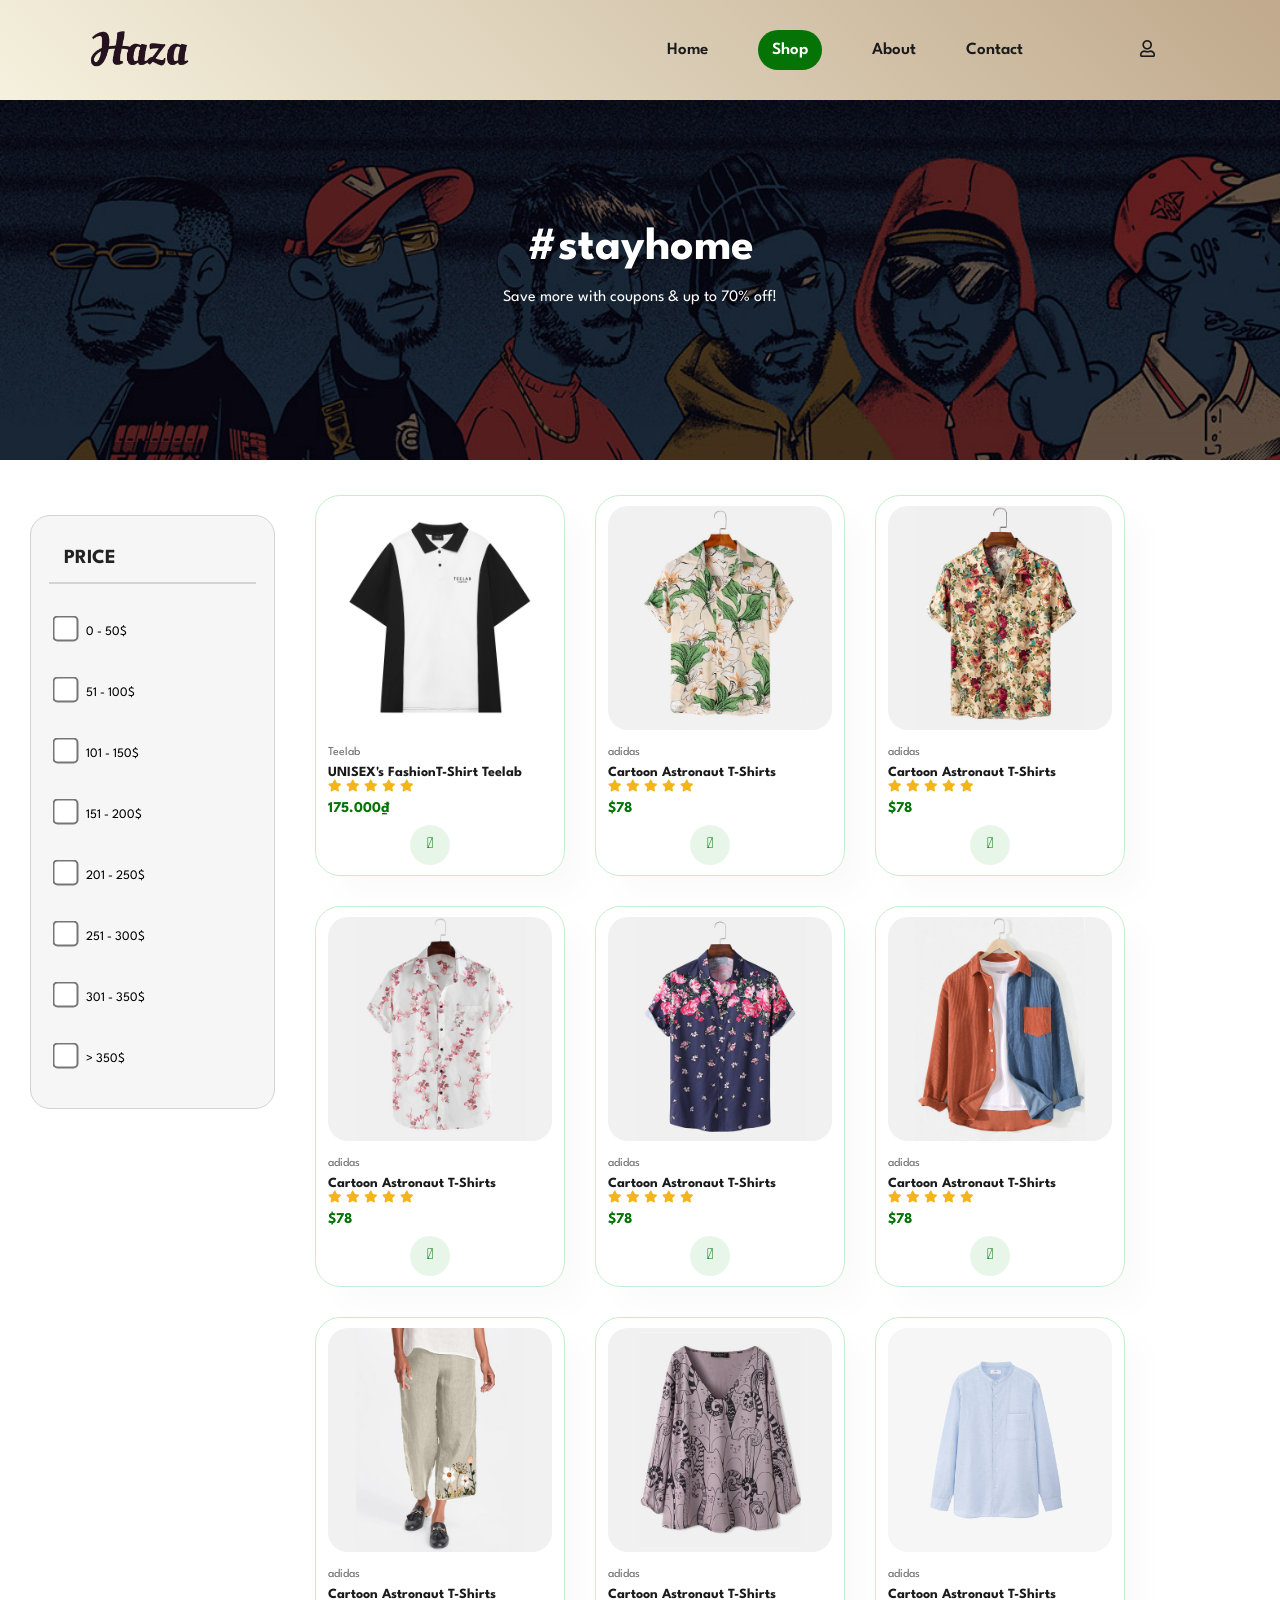
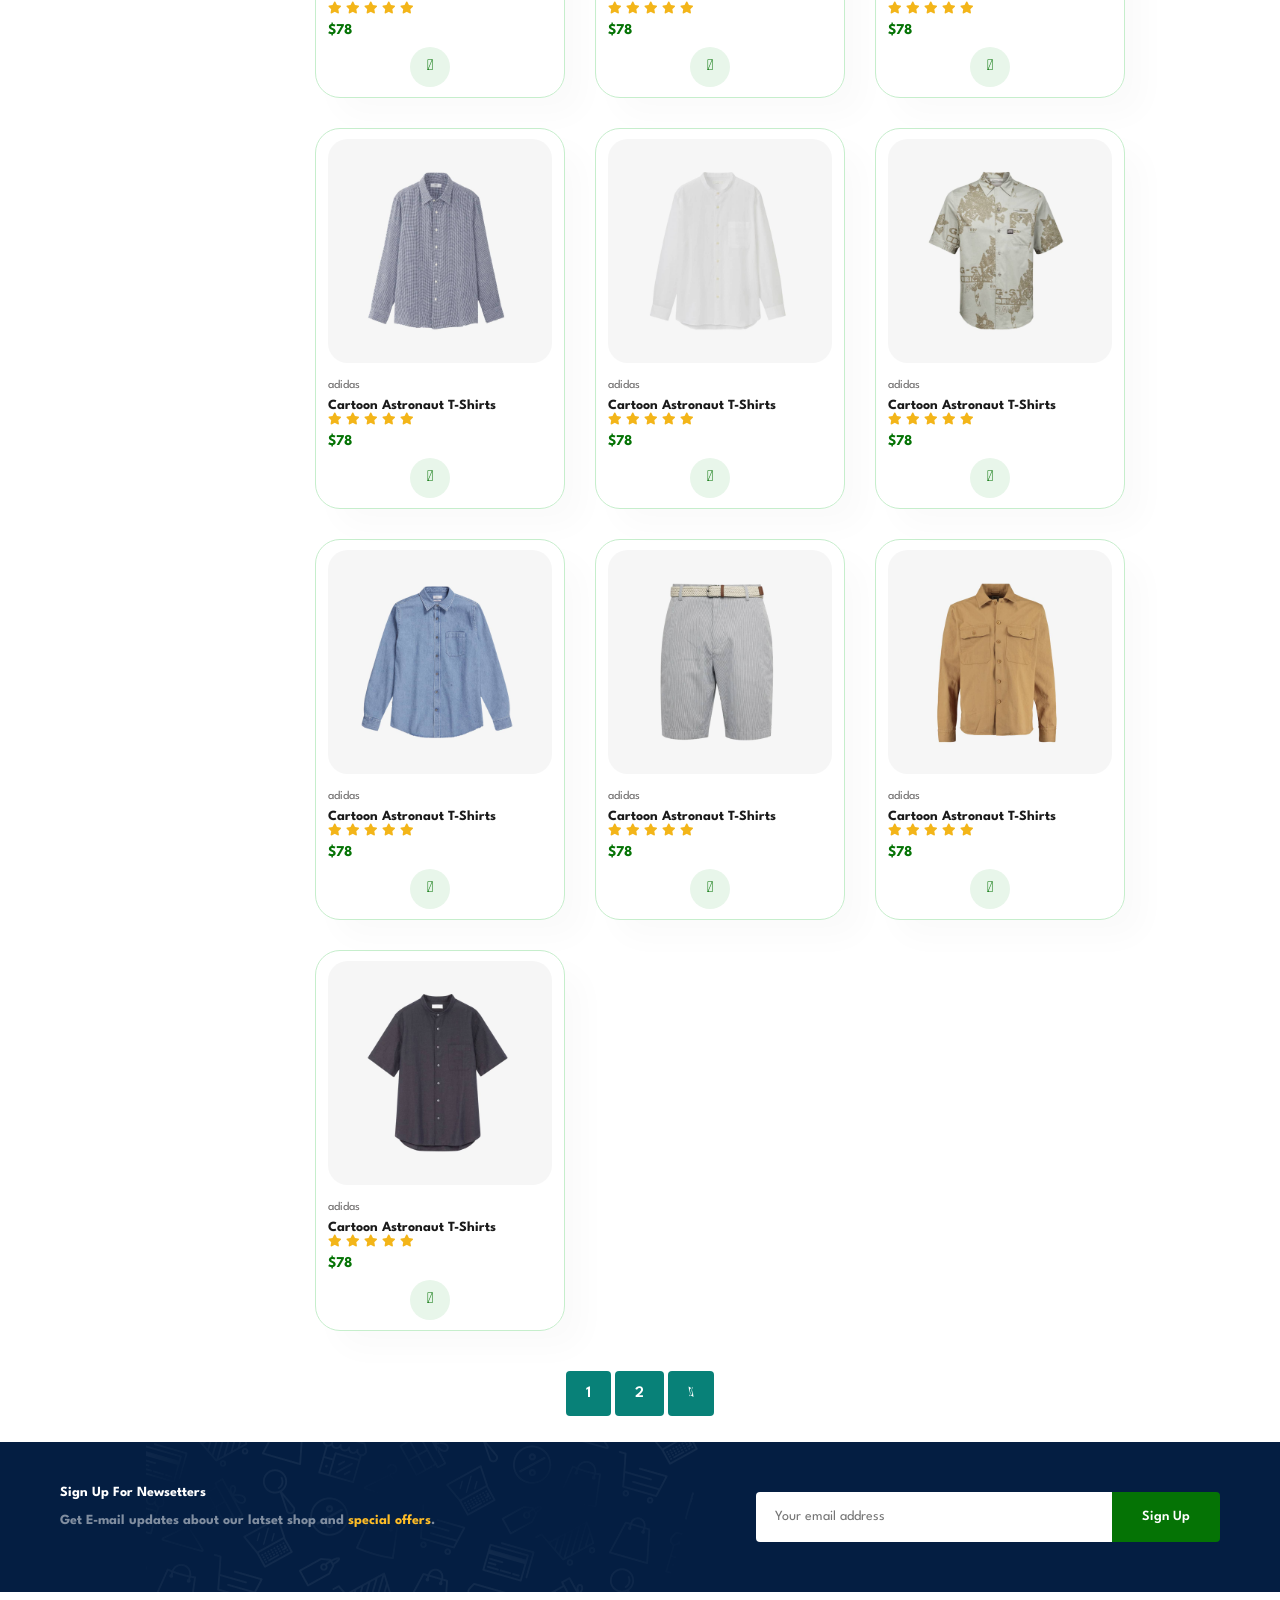
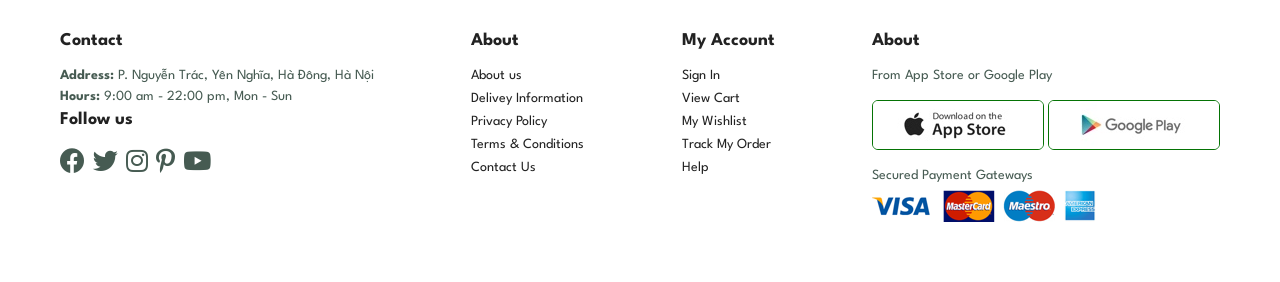
<file: Selling-Cothes/shop.html>
<!DOCTYPE html>
<html lang="en">

    <head>
        <meta charset="UTF-8">
        <meta http-equiv="X-UA-Compatible" content="IE=edge">
        <meta name="viewport" content="width=device-width, initial-scale=1.0">
        <title>Shop</title>
        <link rel="stylesheet" href="style.css">
        <link rel="stylesheet" href="https://pro.fontawesome.com/releases/v5.10.0/css/all.css" />  
    </head>

    <body>
        <section id = "header"> 
            <a href="index.html"> <img src="img/logo4.png" alt=""> </a>
            <div>
                <ul id = "navbar">
                    <li><a href="index.html">Home</a></li>
                    <li><a class="active" href="shop.html">Shop</a></li>
                    <li><a href="about.html">About</a></li>
                    <li><a href="contact.html">Contact</a></li>
                    <li><a href="cart.html"><i class="far fa-shopping-bag"></i></a></li>
                    <div class="dropdown">
                        <li><a><i class="far fa-regular fa-user"></i></a></li>
                        <div class="dropdown-content">
                            <a href="nhanxet.html">Đánh giá</a>
                            <a href="Account.html">view profile</a>
                            <a href="login.html">log out</a>
                        </div>
                    </div>                
                </ul>
            </div>
        </section>

        <section id="page-header">
            <h2>#stayhome</h2>
            <p>Save more with coupons & up to 70% off!</p>
        </section>

        <section id="product1" class="section-1">
            <div class="locTim">
                <div class="locPrice">
                    <div class="tenLocTim"><h4>price</h4></div>
                    <form action="" method="post">
                        <div>
                            <input type="checkbox" name="" id="price_50" value="">
                            <label for="price_50">0 - 50$</label> 
                        </div>
                        <div>
                            <input type="checkbox" name="" id="price_100" value="">
                            <label for="price_100">51 - 100$</label>
                        </div>
                        <div>
                            <input type="checkbox" name="" id="price_150" value="">
                            <label for="price_150">101 - 150$</label>
                        </div>
                        <div>
                            <input type="checkbox" name="" id="price_200" value="">
                            <label for="price_200">151 - 200$</label>
                        </div>
                        <div>
                            <input type="checkbox" name="" id="price_250" value="">
                            <label for="price_250">201 - 250$</label>
                        </div>
                        <div>
                            <input type="checkbox" name="" id="price_300" value="">
                            <label for="price_300">251 - 300$</label> 
                        </div>
                        <div>
                            <input type="checkbox" name="" id="price_350" value="">
                            <label for="price_350">301 - 350$</label> 
                        </div>
                        <div>
                            <input type="checkbox" name="" id="price_400" value="">
                            <label for="price_400">> 350$</label> 
                        </div>
                    </form>
                </div>
            </div>
            <div class="pro-container">
                <div class="pro" onclick="window.location.href='sproduct.html'">
                    <img src="img/products/sp01_main.jfif" alt="">
                    <div class="des">
                        <span>Teelab</span>
                        <h5>UNISEX's FashionT-Shirt Teelab</h5>
                        <div class="star">
                            <i class="fas fa-star"></i>
                            <i class="fas fa-star"></i>
                            <i class="fas fa-star"></i>
                            <i class="fas fa-star"></i>
                            <i class="fas fa-star"></i>
                        </div>
                        <h4>175.000₫</h4>
                    </div>
                    <a href="#"><i class="fal fa-shopping-cart cart"></i></a>
                </div>
                <div class="pro">
                    <img src="img/products/f2.jpg" alt="">
                    <div class="des">
                        <span>adidas</span>
                        <h5>Cartoon Astronaut T-Shirts</h5>
                        <div class="star">
                            <i class="fas fa-star"></i>
                            <i class="fas fa-star"></i>
                            <i class="fas fa-star"></i>
                            <i class="fas fa-star"></i>
                            <i class="fas fa-star"></i>
                        </div>
                        <h4>$78</h4>
                    </div>
                    <a href="#"><i class="fal fa-shopping-cart cart"></i></a>
                </div>
                <div class="pro">
                    <img src="img/products/f3.jpg" alt="">
                    <div class="des">
                        <span>adidas</span>
                        <h5>Cartoon Astronaut T-Shirts</h5>
                        <div class="star">
                            <i class="fas fa-star"></i>
                            <i class="fas fa-star"></i>
                            <i class="fas fa-star"></i>
                            <i class="fas fa-star"></i>
                            <i class="fas fa-star"></i>
                        </div>
                        <h4>$78</h4>
                    </div>
                    <a href="#"><i class="fal fa-shopping-cart cart"></i></a>
                </div>
                <div class="pro">
                    <img src="img/products/f4.jpg" alt="">
                    <div class="des">
                        <span>adidas</span>
                        <h5>Cartoon Astronaut T-Shirts</h5>
                        <div class="star">
                            <i class="fas fa-star"></i>
                            <i class="fas fa-star"></i>
                            <i class="fas fa-star"></i>
                            <i class="fas fa-star"></i>
                            <i class="fas fa-star"></i>
                        </div>
                        <h4>$78</h4>
                    </div>
                    <a href="#"><i class="fal fa-shopping-cart cart"></i></a>
                </div>
                <div class="pro">
                    <img src="img/products/f5.jpg" alt="">
                    <div class="des">
                        <span>adidas</span>
                        <h5>Cartoon Astronaut T-Shirts</h5>
                        <div class="star">
                            <i class="fas fa-star"></i>
                            <i class="fas fa-star"></i>
                            <i class="fas fa-star"></i>
                            <i class="fas fa-star"></i>
                            <i class="fas fa-star"></i>
                        </div>
                        <h4>$78</h4>
                    </div>
                    <a href="#"><i class="fal fa-shopping-cart cart"></i></a>
                </div>
                <div class="pro">
                    <img src="img/products/f6.jpg" alt="">
                    <div class="des">
                        <span>adidas</span>
                        <h5>Cartoon Astronaut T-Shirts</h5>
                        <div class="star">
                            <i class="fas fa-star"></i>
                            <i class="fas fa-star"></i>
                            <i class="fas fa-star"></i>
                            <i class="fas fa-star"></i>
                            <i class="fas fa-star"></i>
                        </div>
                        <h4>$78</h4>
                    </div>
                    <a href="#"><i class="fal fa-shopping-cart cart"></i></a>
                </div>
                <div class="pro">
                    <img src="img/products/f7.jpg" alt="">
                    <div class="des">
                        <span>adidas</span>
                        <h5>Cartoon Astronaut T-Shirts</h5>
                        <div class="star">
                            <i class="fas fa-star"></i>
                            <i class="fas fa-star"></i>
                            <i class="fas fa-star"></i>
                            <i class="fas fa-star"></i>
                            <i class="fas fa-star"></i>
                        </div>
                        <h4>$78</h4>
                    </div>
                    <a href="#"><i class="fal fa-shopping-cart cart"></i></a>
                </div>
                <div class="pro">
                    <img src="img/products/f8.jpg" alt="">
                    <div class="des">
                        <span>adidas</span>
                        <h5>Cartoon Astronaut T-Shirts</h5>
                        <div class="star">
                            <i class="fas fa-star"></i>
                            <i class="fas fa-star"></i>
                            <i class="fas fa-star"></i>
                            <i class="fas fa-star"></i>
                            <i class="fas fa-star"></i>
                        </div>
                        <h4>$78</h4>
                    </div>
                    <a href="#"><i class="fal fa-shopping-cart cart"></i></a>
                </div>
                <div class="pro">
                    <img src="img/products/n1.jpg" alt="">
                    <div class="des">
                        <span>adidas</span>
                        <h5>Cartoon Astronaut T-Shirts</h5>
                        <div class="star">
                            <i class="fas fa-star"></i>
                            <i class="fas fa-star"></i>
                            <i class="fas fa-star"></i>
                            <i class="fas fa-star"></i>
                            <i class="fas fa-star"></i>
                        </div>
                        <h4>$78</h4>
                    </div>
                    <a href="#"><i class="fal fa-shopping-cart cart"></i></a>
                </div>
                <div class="pro">
                    <img src="img/products/n2.jpg" alt="">
                    <div class="des">
                        <span>adidas</span>
                        <h5>Cartoon Astronaut T-Shirts</h5>
                        <div class="star">
                            <i class="fas fa-star"></i>
                            <i class="fas fa-star"></i>
                            <i class="fas fa-star"></i>
                            <i class="fas fa-star"></i>
                            <i class="fas fa-star"></i>
                        </div>
                        <h4>$78</h4>
                    </div>
                    <a href="#"><i class="fal fa-shopping-cart cart"></i></a>
                </div>
                <div class="pro">
                    <img src="img/products/n3.jpg" alt="">
                    <div class="des">
                        <span>adidas</span>
                        <h5>Cartoon Astronaut T-Shirts</h5>
                        <div class="star">
                            <i class="fas fa-star"></i>
                            <i class="fas fa-star"></i>
                            <i class="fas fa-star"></i>
                            <i class="fas fa-star"></i>
                            <i class="fas fa-star"></i>
                        </div>
                        <h4>$78</h4>
                    </div>
                    <a href="#"><i class="fal fa-shopping-cart cart"></i></a>
                </div>
                <div class="pro">
                    <img src="img/products/n4.jpg" alt="">
                    <div class="des">
                        <span>adidas</span>
                        <h5>Cartoon Astronaut T-Shirts</h5>
                        <div class="star">
                            <i class="fas fa-star"></i>
                            <i class="fas fa-star"></i>
                            <i class="fas fa-star"></i>
                            <i class="fas fa-star"></i>
                            <i class="fas fa-star"></i>
                        </div>
                        <h4>$78</h4>
                    </div>
                    <a href="#"><i class="fal fa-shopping-cart cart"></i></a>
                </div>
                <div class="pro">
                    <img src="img/products/n5.jpg" alt="">
                    <div class="des">
                        <span>adidas</span>
                        <h5>Cartoon Astronaut T-Shirts</h5>
                        <div class="star">
                            <i class="fas fa-star"></i>
                            <i class="fas fa-star"></i>
                            <i class="fas fa-star"></i>
                            <i class="fas fa-star"></i>
                            <i class="fas fa-star"></i>
                        </div>
                        <h4>$78</h4>
                    </div>
                    <a href="#"><i class="fal fa-shopping-cart cart"></i></a>
                </div>
                <div class="pro">
                    <img src="img/products/n6.jpg" alt="">
                    <div class="des">
                        <span>adidas</span>
                        <h5>Cartoon Astronaut T-Shirts</h5>
                        <div class="star">
                            <i class="fas fa-star"></i>
                            <i class="fas fa-star"></i>
                            <i class="fas fa-star"></i>
                            <i class="fas fa-star"></i>
                            <i class="fas fa-star"></i>
                        </div>
                        <h4>$78</h4>
                    </div>
                    <a href="#"><i class="fal fa-shopping-cart cart"></i></a>
                </div>
                <div class="pro">
                    <img src="img/products/n7.jpg" alt="">
                    <div class="des">
                        <span>adidas</span>
                        <h5>Cartoon Astronaut T-Shirts</h5>
                        <div class="star">
                            <i class="fas fa-star"></i>
                            <i class="fas fa-star"></i>
                            <i class="fas fa-star"></i>
                            <i class="fas fa-star"></i>
                            <i class="fas fa-star"></i>
                        </div>
                        <h4>$78</h4>
                    </div>
                    <a href="#"><i class="fal fa-shopping-cart cart"></i></a>
                </div>
                <div class="pro">
                    <img src="img/products/n8.jpg" alt="">
                    <div class="des">
                        <span>adidas</span>
                        <h5>Cartoon Astronaut T-Shirts</h5>
                        <div class="star">
                            <i class="fas fa-star"></i>
                            <i class="fas fa-star"></i>
                            <i class="fas fa-star"></i>
                            <i class="fas fa-star"></i>
                            <i class="fas fa-star"></i>
                        </div>
                        <h4>$78</h4>
                    </div>
                    <a href="#"><i class="fal fa-shopping-cart cart"></i></a>
                </div>
            </div>
        </section>

        <section id="pagination" class="section-p1">
            <a href="#">1</a>
            <a href="#">2</a>
            <a href="#"><i class="fal fa-long-arrow-alt-right"></i></a>
        </section>

        <section id ="newsletter" class="section-p1">
            <div class="newstext">
                <h4>Sign Up For Newsetters</h4>
                <p>Get E-mail updates about our latset shop and <span>special offers</span>.</p>
            </div>
            <div class="form">
                <input type="text" placeholder="Your email address">
                <button class="normal">Sign Up</button>
            </div>
        </section>

        <footer class="section-p1">
            <div class="col">
                <h4>Contact</h4>
                <p><strong>Address: </strong> P. Nguyễn Trác, Yên Nghĩa, Hà Đông, Hà Nội</p>
                <p><strong>Hours: </strong> 9:00 am - 22:00 pm, Mon - Sun</p>
                <div class="follow">
                    <h4>Follow us</h4>
                    <div class="icon">
                        <i class="fab fa-facebook"></i>
                        <i class="fab fa-twitter"></i>
                        <i class="fab fa-instagram"></i>
                        <i class="fab fa-pinterest-p"></i>
                        <i class="fab fa-youtube"></i>
                    </div>
                </div>
            </div>
            <div class="col">
                <h4>About</h4>
                <a href="#">About us</a>
                <a href="#">Delivey Information</a>
                <a href="#">Privacy Policy</a>
                <a href="#">Terms & Conditions</a>
                <a href="#">Contact Us</a>
            </div>
            <div class="col">
                <h4>My Account</h4>
                <a href="#">Sign In</a>
                <a href="#">View Cart</a>
                <a href="#">My Wishlist</a>
                <a href="#">Track My Order</a>
                <a href="#">Help</a>
            </div>
            <div class="col install">
                <h4>About</h4>
                <p>From App Store or Google Play</p>
                <div class="row">
                    <img src="img/pay/app.jpg" alt="">
                    <img src="img/pay/play.jpg" alt="">
                </div>
                <p>Secured Payment Gateways</p>
                <img src="img/pay/pay.png" alt="">
            </div>
        </footer>
        <script src="script.js"></script>
    </body>

</html>
</file>
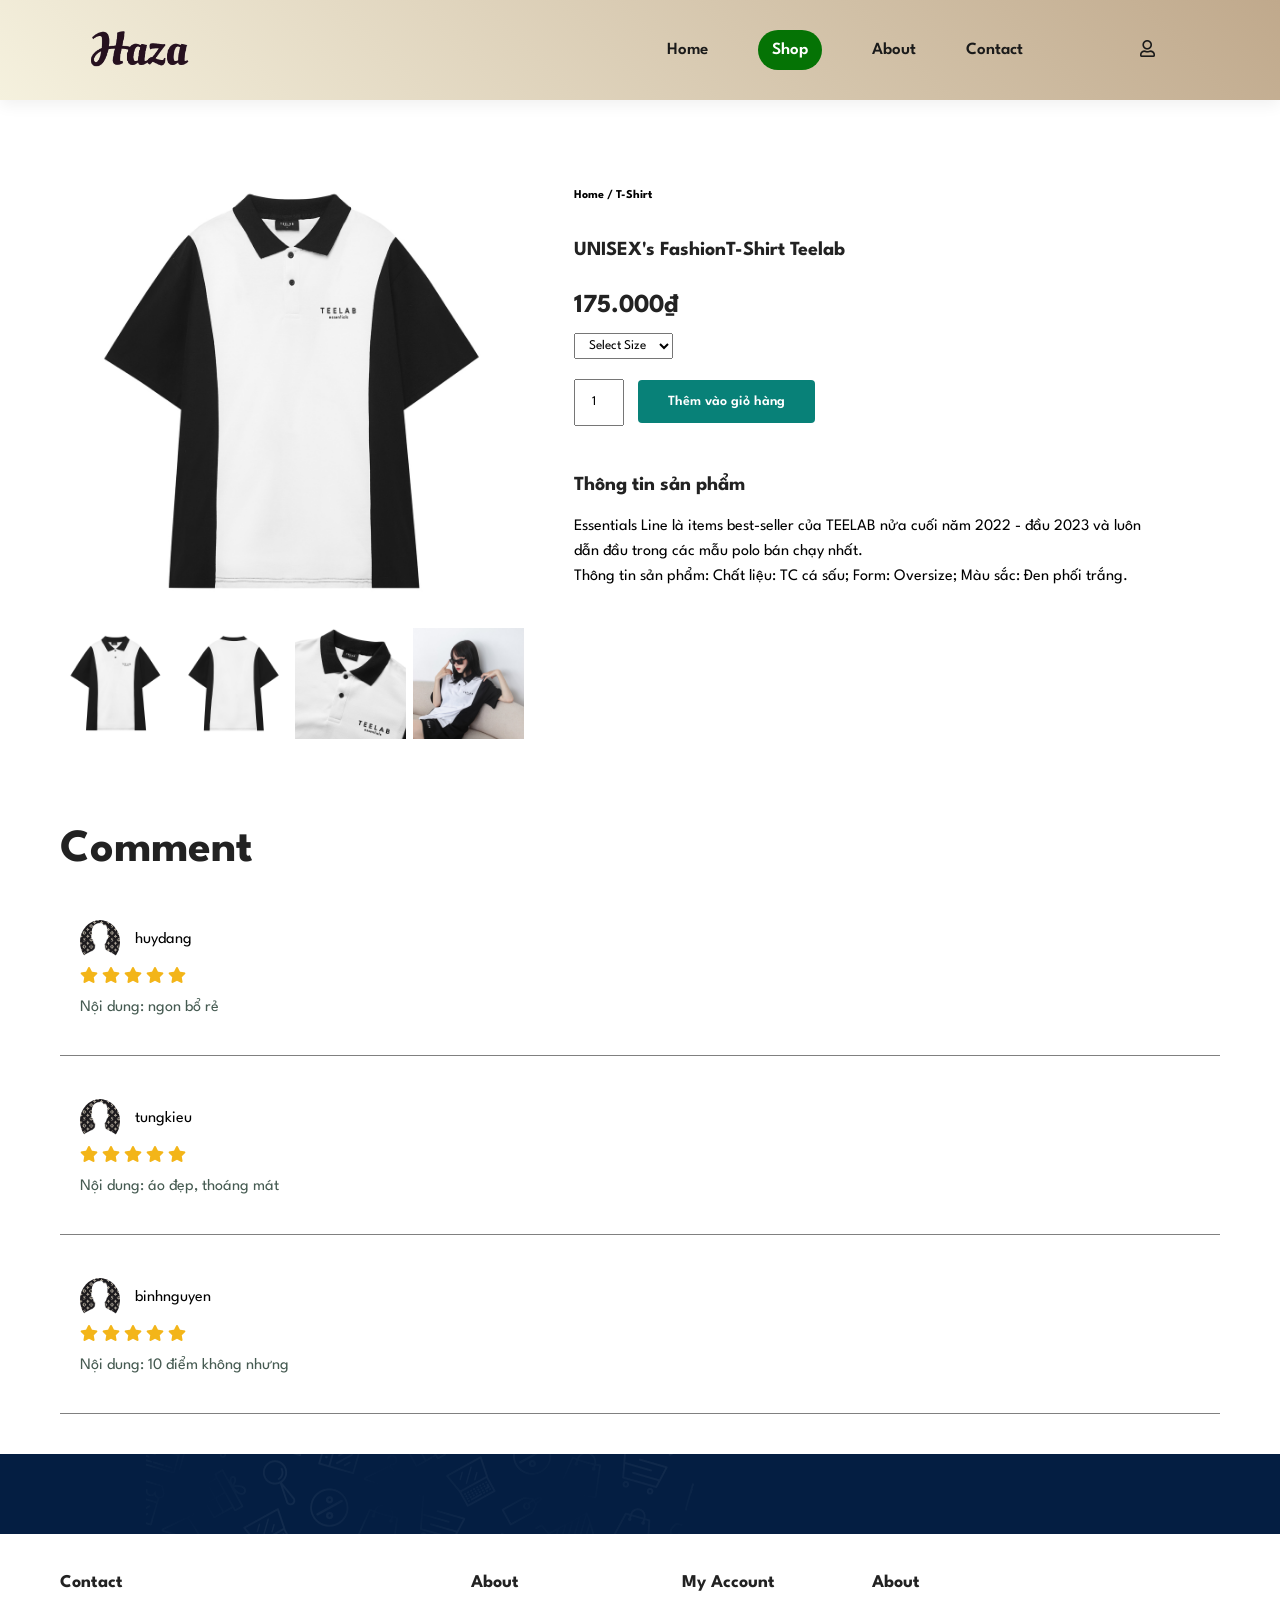
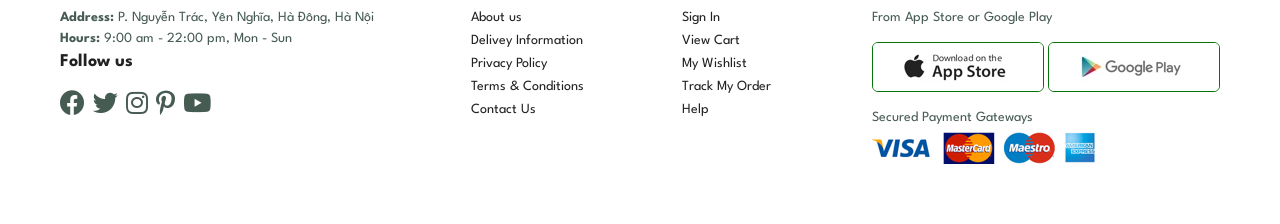
<file: Selling-Cothes/sproduct.html>
<!DOCTYPE html>
<html lang="en">

    <head>
        <meta charset="UTF-8">
        <meta http-equiv="X-UA-Compatible" content="IE=edge">
        <meta name="viewport" content="width=device-width, initial-scale=1.0">
        <title>Áo Teelab</title>
        <link rel="stylesheet" href="style.css">
        <link rel="stylesheet" href="https://pro.fontawesome.com/releases/v5.10.0/css/all.css" />  
    </head>

    <body>
        <section id = "header"> 
            <a href="index.html"> <img src="img/logo4.png" alt=""> </a>
            <div>
                <ul id = "navbar">
                    <li><a href="index.html">Home</a></li>
                    <li><a class="active" href="shop.html">Shop</a></li>
                    <li><a href="about.html">About</a></li>
                    <li><a href="contact.html">Contact</a></li>
                    <li><a href="cart.html"><i class="far fa-shopping-bag"></i></a></li>
                    <div class="dropdown">
                        <li><a><i class="far fa-regular fa-user"></i></a></li>
                        <div class="dropdown-content">
                            <a href="nhanxet.html">Đánh giá</a>
                            <a href="Account.html">view profile</a>
                            <a href="login.html">log out</a>
                        </div>
                    </div>                
                </ul>
            </div>
        </section>

        <section id="prodetails" class="section-p1">
            <div class="single-pro-image">
                <img src="img/products/sp01_main.jfif" width="100%" id="MainImg" alt="">
                <div class="small-img-group">
                    <div class="small-img-col">
                        <img src="img/products/sp01_main.jfif" width="100%" class="smallimg" alt="">
                    </div>
                    <div class="small-img-col">
                        <img src="img/products/sp01_same1.jfif" width="100%" class="smallimg" alt="">
                    </div>
                    <div class="small-img-col">
                        <img src="img/products/sp01_same2.jfif" width="100%" class="smallimg" alt="">
                    </div>
                    <div class="small-img-col">
                        <img src="img/products/sp01_same3.jfif" width="100%" class="smallimg" alt="">
                    </div>
                </div>
            </div>

            <div class="single-pro-details">
                <h6>Home / T-Shirt</h6>
                <h4>UNISEX's FashionT-Shirt Teelab</h4>
                <h2>175.000₫</h2>
                <select name="" id="">
                    <option value="">Select Size</option>
                    <option value="">S</option>
                    <option value="">M</option>
                    <option value="">L</option>
                    <option value="">XL</option>
                    <option value="">XXL</option>
                    <option value="">XXXL</option>
                </select>
                <input type="number" name="" id="" value="1" min="1">
                <button class="normal">Thêm vào giỏ hàng</button>
                <h4>Thông tin sản phẩm</h4>
                <span>Essentials Line là items best-seller của TEELAB nửa cuối năm 2022 - đầu 2023 và luôn dẫn đầu trong các mẫu polo bán chạy nhất.<br>Thông tin sản phẩm:  Chất liệu: TC cá sấu;  Form: Oversize;  Màu sắc: Đen phối trắng.</span>
            </div>
        </section>

        <section id="binhluan" class="section-p1">
            <h2>Comment</h2>
            <div class="bluan">
                <div class="tennd">
                    <div class="anhdd"><img src="img/pic3.jpg" alt=""></div>
                    <p><a href="">huydang</a></p>
                </div>
                <div class="ndbluan">
                    <div class="star">
                        <i class="fas fa-star"></i>
                        <i class="fas fa-star"></i>
                        <i class="fas fa-star"></i>
                        <i class="fas fa-star"></i>
                        <i class="fas fa-star"></i>
                    </div>
                    <p>Nội dung: ngon bổ rẻ</p>
                </div>
            </div>

            <div class="bluan">
                <div class="tennd">
                    <div class="anhdd"><img src="img/pic3.jpg" alt=""></div>
                    <p><a href="">tungkieu</a></p>
                </div>
                <div class="ndbluan">
                    <div class="star">
                        <i class="fas fa-star"></i>
                        <i class="fas fa-star"></i>
                        <i class="fas fa-star"></i>
                        <i class="fas fa-star"></i>
                        <i class="fas fa-star"></i>
                    </div>
                    <p>Nội dung: áo đẹp, thoáng mát</p>
                </div>
            </div>

            <div class="bluan">
                <div class="tennd">
                    <div class="anhdd"><img src="img/pic3.jpg" alt=""></div>
                    <p><a href="">binhnguyen</a></p>
                </div>
                <div class="ndbluan">
                    <div class="star">
                        <i class="fas fa-star"></i>
                        <i class="fas fa-star"></i>
                        <i class="fas fa-star"></i>
                        <i class="fas fa-star"></i>
                        <i class="fas fa-star"></i>
                    </div>
                    <p>Nội dung: 10 điểm không nhưng</p>
                </div>
            </div>
        </section>

        <section id ="newsletter" class="section-p1">
        </section>

        <footer class="section-p1">
            <div class="col">
                <h4>Contact</h4>
                <p><strong>Address: </strong> P. Nguyễn Trác, Yên Nghĩa, Hà Đông, Hà Nội</p>
                <p><strong>Hours: </strong> 9:00 am - 22:00 pm, Mon - Sun</p>
                <div class="follow">
                    <h4>Follow us</h4>
                    <div class="icon">
                        <i class="fab fa-facebook"></i>
                        <i class="fab fa-twitter"></i>
                        <i class="fab fa-instagram"></i>
                        <i class="fab fa-pinterest-p"></i>
                        <i class="fab fa-youtube"></i>
                    </div>
                </div>
            </div>
            <div class="col">
                <h4>About</h4>
                <a href="#">About us</a>
                <a href="#">Delivey Information</a>
                <a href="#">Privacy Policy</a>
                <a href="#">Terms & Conditions</a>
                <a href="#">Contact Us</a>
            </div>
            <div class="col">
                <h4>My Account</h4>
                <a href="#">Sign In</a>
                <a href="#">View Cart</a>
                <a href="#">My Wishlist</a>
                <a href="#">Track My Order</a>
                <a href="#">Help</a>
            </div>
            <div class="col install">
                <h4>About</h4>
                <p>From App Store or Google Play</p>
                <div class="row">
                    <img src="img/pay/app.jpg" alt="">
                    <img src="img/pay/play.jpg" alt="">
                </div>
                <p>Secured Payment Gateways</p>
                <img src="img/pay/pay.png" alt="">
            </div>
        </footer>

        <script>
            var MainImg = document.getElementById("MainImg");
            var smallimg = document.getElementsByClassName("smallimg");

            smallimg[0].onclick = function()
            {
                MainImg.src = smallimg[0].src;
            }
            smallimg[1].onclick = function()
            {
                MainImg.src = smallimg[1].src;
            }
            smallimg[2].onclick = function()
            {
                MainImg.src = smallimg[2].src;
            }
            smallimg[3].onclick = function()
            {
                MainImg.src = smallimg[3].src;
            }
        </script>
    </body>

</html>
</file>
<file: Selling-Cothes/style.css>
@import url("https://fonts.googleapis.com/css2?family=Spartan:wght@100;200;300;400;500;600;700;800;900&display=swap");
* {
  margin: 0;
  padding: 0;
  box-sizing: border-box;
  position: relative;
  font-family: "Spartan", sans-serif;
  /* font-family: "futura-pt",sans-serif; */
}

html {
  scroll-behavior: smooth;
}

/*logo*/
#header img{ 
  width: 120px;
  float: left;
}

/* Global Styles */

h1 {
  font-size: 50px;
  line-height: 64px;
  color: #222;
}

h2 {
  font-size: 46px;
  line-height: 54px;
  color: #222;
}

h4 {
  font-size: 20px;
  color: #222;
}

h6 {
  font-weight: 700;
  font-size: 12px;
}

p {
  font-size: 16px;
  color: #465b52;
  margin: 15px 0 20px 0;
}

.section-p1 {
  padding: 40px 60px;
}

.section-m1 {
  margin: 40px 0;
}

button.normal{
  font-size: 14px;
  font-weight: 600;
  padding: 15px 30px;
  color: #000;
  background-color: #fff;
  border-radius: 4px;
  cursor: pointer;
  border: none;
  outline: none;
  transition: 0.2s;
}

button.white {
  font-size: 13px;
  font-weight: 600;
  padding: 11px 18px;
  color: #fff;
  background-color: transparent;
  border: 1px solid #fff;
  cursor: pointer;
  outline: none;
  transition: 0.2s;
}

body {
  width: 100%;
}

/* Header Start, thanh cong cu */
#header{
  display: flex;
  align-items: center;
  justify-content: space-between;
  padding: 20px 80px;
  background: #d3c5b3;
  box-shadow: 0 5px 15px rgba(0, 0, 0, 0.06);
  z-index: 999;
  position: sticky;
  top: 0;
  left: 0;
  background: linear-gradient(45deg, #f5f1de, #c0a98c);
}


#navbar{
  display: flex;
  align-items: center;
  justify-content: center;
}
#navbar li{
  list-style: none;
  padding: 0 25px;
  position: relative;
}
#navbar li a{
  text-decoration: none;
  font-size: 17px;
  font-weight: 600;
  color: #1a1a1a;
  transition: 0.3s ease;
}
#navbar li a:hover,
#navbar li a.active{
  background-color: rgb(5, 115, 5);
  color: #fff;
  padding: 12px 14px;
  border-radius: 20px;
  font-size: 17px;
}
/* #navbar li a.active::after,
#navbar li a:hover::after{ 
  content: "";
  width: 30%;
  height: 2px;
  background: #088178;
  position: absolute; 
  bottom: -4px;
  left: 20px;
} */

/* view account */
.dropdown {
  position: relative;
  display: inline-block;
  padding-right: 20px;
  transition: all 1s linear;
}

.dropdown-content {
  display: none;
  position: absolute;
  background-color: white;
  width: 140px;
  box-shadow: 0px 8px 16px 0px rgba(0,0,0,0.2);
  z-index: 1;
  border-radius: 10px;
  width: 180px;
  right: 2px;
  overflow: hidden;
  top: 20px;
}

.dropdown:hover .dropdown-content {
  display: block;
}

.dropdown-content a {
  padding: 16px;
  text-decoration: none;
  display: block;
  color: #000;
  text-align: center;
  transition: all 0.2s linear;
}

.dropdown-content a:hover {
  background-color: rgb(186, 170, 120);
  border-radius: 10px;
  transform: scale(1.2);
  color: white;
  font-weight: bold;
}

/****** Home Page ******/

#hero{
  background-image: url("img/logo8.webp");
  height: 90vh;
  width: 100%;
  background-size: cover;
  background-position: top 0 right 80%;
  padding: 0 150px;
  display: flex;
  flex-direction: column;
  align-items: flex-start;
  justify-content: center;
}
#hero h3{
  padding-bottom: 15px;
  font-size: 20px;
}
#hero h1{
  padding: 10px 0 10px 0;
  color: rgb(5, 115, 5);
  font-size: 70px;
}
#hero p{
  color: rgb(245, 102, 46);
  font-weight: bold;
  font-size: 20px;
}
#hero button{
  background-image: url("img/button.png");
  background-color: transparent;
  color: rgb(5, 115, 5);
  border: 0;
  padding: 14px 80px 14px 65px;
  background-repeat: no-repeat;
  font-weight: 700; 
  font-size: 20px; 
  
}
#hero .shopNow:hover{
  color: orangered;
}


#feature{
  display: flex;
  align-items:center;
  justify-content: space-between;
  flex-wrap: wrap;
}
#feature .fe-box{
  width: 180px;
  text-align : center;
  padding: 25px 15px;
  box-shadow: 20px 20px 34px rgba(0,0,0, 0.03);
  border: 1px solid #cce7d0;
  border-radius: 5px; 
  margin-bottom: 10px;
}
#feature .fe-box:hover{
  box-shadow:10px 10px 54px rgba(70, 62, 211,0.1);
}
#feature .fe-box img{
  width: 100%;
  margin-bottom: 10px;
}
#feature .fe-box h6{
  display: inline-block;
  padding: 9px 8px 6px 8px;
  line-height: 1;
  border-radius: 4px;
  color: rgb(0, 109, 0);
  background-color: #f1b49f;
}
#feature .fe-box:nth-child(2) h6{
  background-color: #b1de97;
}
#feature .fe-box:nth-child(3) h6{
  background-color: #abd3e4;
}
#feature .fe-box:nth-child(4) h6{
  background-color: #a0aae1;
}
#feature .fe-box:nth-child(5) h6{
  background-color: #e6b7e6;
}
#feature .fe-box:nth-child(6) h6{
  background-color: #f5cca2;
}

#product12{
  text-align: center;
  /* display: flex; */
}
#product12 .pro-container{
  display: flex;
  justify-content: space-between;
  padding-top: 20px;
  /* flex-wrap: wrap;  */
  
}
#product12 .pro{
  width: 50%;
  min-width: 250px;
  padding: 10px 12px;
  border: 1px solid #c6eecc;
  border-radius: 25px;
  cursor: pointer;
  box-shadow: 20px 20px 30px rgba(0, 0, 0, 0.02);
  margin: 15px ;
  transition: 0.2s ease;
  position: relative;
}
#product12 h2{
  padding-top: 30px;
}
#product12 .pro:hover{
  box-shadow: 20px 20px 30px rgba(0, 0, 0, 0.02);
}
#product12 .pro img{
  width: 100%;
  border-radius: 20px;
}
#product12 .pro .des{
  text-align: start;
  padding: 10px 0;
}
#product12 .pro .des span{
  font-size: 12px;
  color: #6d6b6b;
}
#product12 .pro .des h5{
  padding-top: 7px;
  color: #1a1a1a;
  font-size: 14px;
}
#product12 .pro .des i{
  font-size: 12px;
  color: rgb(243, 181, 25)
}
#product12 .pro .des h4{
  padding-top: 7px;
  font-size: 15px;
  font-weight: 700;
  color: rgb(5, 115, 5);
}
#product12 .pro .cart{
  width: 40px;
  height: 40px;
  line-height: 40px;
  border-radius: 50px;
  background-color: #e8f6ea;
  font-weight: 500;
  color: rgb(5, 115, 5);
  border: 1px soild #cce7d0;
  position: 20px;
  right: 10px;
}
#product12 .xemThem button{
  font-size: 18px;
  padding: 10px;
  border-radius: 7px;
  margin: 12px;
  border: 3px solid #000000;
  border-radius: 12px 0;
  color: #000000;
  font-weight: bold;
}
#product12 .xemThem a:hover button{
  text-decoration: none;
  background-color: rgb(247, 144, 19);
  border-color: rgb(247, 144, 19);
  color: #fff;
}

#product1 .locTim{
  margin: 15px;
  border: 2px solid green;
  width: 30%;
}




#product1{
  text-align: center;
  display: flex;
}
#product1 .pro-container{
  display: flex;
  /* justify-content: space-between; */
  padding-top: 20px;
  flex-wrap: wrap; 
  width: 80%;
  /* thêm */
  /* transform: scale(1.2) translateZ(0);
  background: 200%; */
}
/* thêm */
/* #product1 .pro-container {
  transform: scale(1);
}
#product1 .pro-container:hover > .pro:not(:hover){
  filter: brightness(1) saturate(0) contrast(1.2) blur(20px);
} */

/* #product1 .pro-container .pro>img:hover{
  transform: scale(1.5);
} */

#product1 .pro{
  width: 22%;
  min-width: 250px;
  padding: 10px 12px;
  border: 1px solid #c6eecc;
  border-radius: 25px;
  cursor: pointer;
  box-shadow: 20px 20px 30px rgba(0, 0, 0, 0.02);
  margin: 15px ;
  transition: 0.2s ease;
  position: relative;
}
#product1 h2{
  padding-top: 30px;
}
#product1 .pro:hover{
  box-shadow: 20px 20px 30px rgba(0, 0, 0, 0.02);
}
#product1 .pro img{
  width: 100%;
  border-radius: 20px;
}
#product1 .pro .des{
  text-align: start;
  padding: 10px 0;
}
#product1 .pro .des span{
  font-size: 12px;
  color: #6d6b6b;
}
#product1 .pro .des h5{
  padding-top: 7px;
  color: #1a1a1a;
  font-size: 14px;
}
#product1 .pro .des i{
  font-size: 12px;
  color: rgb(243, 181, 25)
}
#product1 .pro .des h4{
  padding-top: 7px;
  font-size: 15px;
  font-weight: 700;
  color: rgb(5, 115, 5);
}
#product1 .pro .cart{
  width: 40px;
  height: 40px;
  line-height: 40px;
  border-radius: 50px;
  background-color: #e8f6ea;
  font-weight: 500;
  color: rgb(5, 115, 5);
  border: 1px soild #cce7d0;
  position: 20px;
  right: 10px;
}
#product1 .xemThem button{
  font-size: 18px;
  padding: 10px;
  border-radius: 7px;
  margin: 12px;
  border: 3px solid #000000;
  border-radius: 12px 0;
  color: #000000;
  font-weight: bold;
}
#product1 .xemThem a:hover button{
  text-decoration: none;
  background-color: rgb(247, 144, 19);
  border-color: rgb(247, 144, 19);
  color: #fff;
}

/* Lọc tìm kiếm */
#product1 .locTim{
  margin: 15px;
  width: 20%;
  margin-right: 25px;
  margin-top: 35px;
  border: none;
  text-align: left;
  margin-left: 30px;
}
#product1 .locTim .locSize {
  background-color: rgb(246, 246, 246);
  padding: 18px;
  border-radius: 20px;
  border: 1px solid lightgray;
}
#product1 .locTim .locPrice {
  background-color: rgb(246, 246, 246);
  padding: 18px;
  margin-top: 20px;
  border-radius: 20px;
  border: 1px solid lightgray;
}

#product1 .locTim .tenLocTim{
  text-transform: uppercase;
  margin-bottom: 10px;
  border-bottom: 2px solid lightgray;
  font-size: 15px;
  padding: 15px;
}
#product1 .locTim form{
  margin-top: 18px;
}
#product1 .locTim form label{
  padding-left: 10px;
  font-size: 13px;
}
#product1 .locTim .locSize form label>span{
  font-weight: 550;
}
#product1 .locTim form>div{
  margin-bottom: 8px;
  padding: 10px;
}
#product1 .locTim form div:hover{
  background-color: lightgray;
}
#product1 .locTim input{
  transform: scale(2); 
}


#banner{
  display: flex;
  flex-direction: column;
  justify-content: center;
  align-items: center;
  text-align: center;
  /* background-image: url(img/banner/b2.jpg); */
  background-image:  linear-gradient(45deg, #f1bed1, #f3db86);
  width: 100%;
  height: 40vh;
  background-size: cover;
  background-position: center;
}
#banner h4{
  color: #000000;
  font-size: 20px;
  padding-bottom: 20px;
}
#banner h2{
  color: #000000;
  font-size: 35px;
  padding: 10px 0;
}
#banner h2 span{
  color: rgb(203, 26, 26);
}


#sm-banner{
  display: flex;
  flex-wrap: wrap;
  justify-content: space-between;
  position: relative;
  margin-bottom: 30px;
}
#sm-banner .banner-box{
  display: flex;
  flex-direction: column;
  justify-content: center;
  align-items: flex-start;
  background-size: cover;
  background-position: center;
  padding-left: 160px;
}
#sm-banner .banner-box2{
  padding-right: 160px;
}
#sm-banner img{
  width: 460px;
  border: 8px solid orange;
  border-top-color: greenyellow;
  border-right-color: lightblue;
  border-bottom-color: lightpink;
}
#sm-banner .banner-box h3{
  padding-top: 15px;
  padding-left: 130px;
  font-size: 25px;
}
#sm-banner .banner-box2 h3{
  padding-left: 110px;
}



#sm-banner span{
  color: #fff;
  font-size: 14px;
  font-weight: 500;
  padding-bottom: 15px;
}
#sm-banner .banner-box:hover button{
  background: rgb(5, 115, 5);
  border: 1px solid rgb(5, 115, 5);
}


#banner3{
  display: flex;
  justify-content: space-between;
  flex-wrap: wrap;
  padding: 0 ;
}
#banner3 .banner-box{
  display: flex;
  flex-direction: column;
  justify-content: center;
  align-items: flex-start;
  background-image: url("img/banner/b7.jpg");
  min-width: 30%;
  height: 30vh;
  background-size: cover;
  background-position: center;
  padding: 30px;
  margin-bottom: 20px;
}
#banner3 .banner-box2{
  background-image: url("img/banner/b4.jpg");
}
#banner3 .banner-box3{
  background-image: url("img/banner/b18.jpg");
}
#banner3 h2{
  color: #fff;
  font-size: 900;
  font-size: 22px;
}
#banner3 h3{
  color: #ec544e;
  font-weight: 800;
  font-size: 15px;
}


#newsletter{
  display: flex;
  justify-content: space-between;
  flex-wrap: wrap;
  align-items: center;
  background-image: url("img/banner/b14.png");
  background-repeat: no-repeat;
  background-position: 20% 30%;
  background-color: #041e42;
}
#newsletter h4{
  font-size: 14px;
  font-weight: 700;
  color: #fff;
}
#newsletter p{
  font-size: 14px;
  font-weight: 700;
  color: #818ea0;
}
#newsletter p span{
  color: #ffbd27;
}
#newsletter .form{
  display: flex;
  width: 40%;
}
#newsletter input{
  height: 3.125rem;
  padding: 0 1.25em;
  font-size: 14px;
  width: 100%;
  border: 1px solid transparent;
  border-radius: 4px;
  outline: none;
  border-top-right-radius: 0;
  border-bottom-right-radius: 0;
}
#newsletter button{
  background-color: rgb(5, 115, 5);
  color: #fff;
  white-space: nowrap;
  border-top-left-radius: 0;
  border-bottom-left-radius: 0;
}


footer {
  display: flex;;
  flex-wrap: wrap;
  justify-content: space-between;
}
footer .col{
  display: flex;
  flex-direction: column;
  align-items: flex-start;
  margin-bottom: 20px;
}
footer a{
  text-decoration: none;
  font-size: 14px;
  color: #222;
  margin-bottom: 10px;
}
footer h4{
  font-size: 18px;
  padding-bottom: 20px;
}
footer p{
  font-size: 14px;
  margin: 0 0 8px 0;
}
footer .follow i{
  color: #465b52;
  padding-right: 4px;
  cursor: pointer;
  font-size: 25px;
}
footer .install .row img{
  border: 1px solid rgb(5, 115, 5);
  border-radius: 6px;
  margin: 10px 0 15px 0;
}
footer .follow i:hover,
footer a:hover{
  color: rgb(5, 115, 5);
}


/****** SHOP PAGE ******/
/* shop */
#page-header{
  background-image: url("img/banner/b1.jpg");
  width: 100%;
  height: 40vh;
  background-size: cover;
  display: flex;
  justify-content: center;
  text-align: center;
  flex-direction: column;
  padding-bottom: 14px;
}

#page-header h2, #page-header p{
  color: white;
}

#pagination{
  text-align: center;
}

#pagination a {
  text-decoration: none;
  background-color: #088178;
  padding: 15px 20px;
  border-radius: 4px;
  color: #fff;
  font-weight: 600;
}

#pagination a i{
  font-size: 16px;
  font-weight: 600;
}

/* sp rieng */
#prodetails{
  display: flex;
  margin-top: 20px;
}

#prodetails .single-pro-image{
  width: 40%;
  margin-right: 50px;
}

.small-img-group{
  display: flex;
  justify-content: space-between;
}

.small-img-col{
  flex-basis: 24%;
  cursor: pointer;
}
#prodetails .single-pro-details{
  width: 50%;
  padding-top: 30px;
}

#prodetails .single-pro-details h4{
  padding: 40px 0 20px 0;
}

#prodetails .single-pro-details h2{
  font-size: 26px;
}

#prodetails .single-pro-details select{
  display: block;
  padding: 5px 10px;
  margin-bottom: 10px;
}

#prodetails .single-pro-details input{
  width: 50px;
  height: 47px;
  padding-left: 16px;
  margin-right: 10px;
}

#prodetails .single-pro-details input:focus{
  outline: none;
}

#prodetails .single-pro-details button{
  background: #088178;
  color: white;
}

#prodetails .single-pro-details span{
  line-height: 25px;
}
#prodetails .small-img-col:hover{
  border: 2px solid green;
}
#prodetails .small-img-col:active{
  border: 2px solid orange;
}


/****** ABOUT PAGE ******/
#page-header .about-header{
  background-image: url("img/about/banner.png");
}
#about-head{
  display: flex;
  align-content:  center;
}
#about-head img{
  width: 50%;
}
#about-head div{
  padding: 70px 0 0 40px;
  text-align: justify;
}
#about-app{
  text-align: center;
}
#about-app .video{
  width: 70%;
  height: 100%;
  margin: 30px auto 0 auto;
}
#about-app .video video{
  width: 100%;
  height: 100%;
  border-radius: 20px;
}


/****** CONTACT PAGE ******/
#contact-details{
  display: flex;
  align-items: center;
  justify-content: space-between;
}
#contact-details .details{
  width: 45%;
}
#contact-details .details span,
#form-details form span{
  font-size: 14px;
}
#contact-details .details h2, 
#form-details form h2{
  font-size: 30px;
  line-height: 35px;
  padding: 20px 0;
}
#contact-details .details h3{
  font-size: 20px;
  padding-bottom: 15px;
  padding-left: 50px;
}
#contact-details .details li{
  list-style: none;
  display: flex;
  padding: 10px 0;
  padding-left: 50px;
}
#contact-details .details li i{
  font-size:  16px;
  padding-right: 22px;
}
#contact-details .details li p{
  margin: 0;
  font-size: 15px;
}
#contact-details .map{
  width:  55%;
  height: 400px;
}
#contact-details .map iframe{
  width: 100%;
  height: 100%;
}

#form-details{
  display: flex;
  justify-content: space-between;
  margin: 30px;
  padding: 80px;
  border: 1px solid #e1e1e1;
}
#form-details form{
  width: 65%;
  display: flex;
  flex-direction: column;
  align-items: flex-start;
}
#form-details form input, 
#form-details form textarea{
  width: 100%;
  padding: 12px 15px;
  outline: none;
  margin-bottom: 20px;
  border: 1px solid lightgray
}
#form-details form button{
  background-color: rgb(5, 115, 5);
  color: #fff; 
}
#form-details .people div{
  padding-bottom: 25px;
  display: flex;
  align-items: flex-start;
  margin-top: 50px;
}
#form-details .people div img{
  width: 65px;
  height: 65px;
  object-fit: cover;
  margin-right: 15px;
}
#form-details .people div p{
  margin: 0;
  font-size: 15px;
  line-height: 25px;
}
#form-details .people div p span{
  display: flex;
  font-size: 16px;
  font-weight: 600;
  color: #000;
}


/* account */

#profile h3{
  font-size: 30px;
  text-align: center;
  margin: 50px;
}

#profile .thongtin{
  margin-bottom: 50px;
}

#profile .thongtin table{
  margin-left: 400px;
}

#profile .thongtin table p{
  font-weight: bold;
  color: #000;
  font-size: 18px;
}

#profile .thongtin table td{
  width: 300px;
}

#profile .thongtin table input{
  padding: 15px;
  width: 400px;
  border-radius: 10px;
  padding-left: 25px;
}

 #profile .modal-content table{
  margin-left: 15px;
}

#profile .modal-content table p{
  font-size: 20px;
}

#profile .modal-content table input{
  padding: 15px;
  width: 350px;
  border-radius: 10px;
  padding-left: 25px;
  margin-left: 30px;
} 

#profile a{
  margin: 600px;
  padding: 10px;
  padding-left: 50px;
  padding-right: 50px;
  text-decoration: none;
  color: white;
  background: linear-gradient(to right, rgb(215, 215, 1), rgb(132, 177, 43));
  border-radius: 10px;
  font-weight: bold;
}

/* update in4 */

#profile .modal {
  display: none; /* Ban đầu, modal sẽ bị ẩn */
  position: fixed;
  top: 0;
  left: 0;
  width: 100%;
  height: 100%;
  background-color: rgba(0, 0, 0, 0.5); /* Màu nền và mờ */
}

#profile .modal-content {
  background-color: #fff;
  padding: 20px;
  width: 80%;
  max-width: 600px;
  margin: 500px ; 
  margin-top: 150px;
  box-shadow: 0px 0px 10px rgba(0, 0, 0, 0.5); /* Hiệu ứng bóng đổ */
  border-radius: 15px;
}

#profile .modal-content h4{
  text-align: center;
  margin-bottom: 20px;
}

#profile .modal-content .closeModalBtn {
  margin-left: 200px;
  margin-top: 30px;
  padding: 10px 30px 10px 30px;
  color: white;
  background: linear-gradient(to right, rgb(215, 215, 1), rgb(132, 177, 43));
  border-radius: 10px;
  font-weight: bold;
  border: 0px;
}


/* * cart page* */
#cart table{
  width: 100%;
  border-collapse: collapse;
  table-layout: fixed;
  white-space: nowrap;
}

#cart table img{
  width: 70px;
}

#cart table td:nth-child(1)
{
  width: 100px;
  text-align: center;
}

#cart table td:nth-child(2)
{
  width: 150px;
  text-align: center;
}

#cart table td:nth-child(3)
{
  width: 200px;
  text-align: center;
}

#cart table td:nth-child(4),
#cart table td:nth-child(5)
{
  width: 150px;
  text-align: center;
}

#cart table td:nth-child(4) input{
  width: 70px;
  padding: 10px 5px 10px 15px;
}

#cart table thead{
  border: 1px solid lightblue;
  border-left: none;
  border-right: none;
}

#cart table thead td{
  font-weight: 700;
  text-transform: uppercase;
  font-size: 13px;
  padding: 18px 0;
}

#cart table tbody tr td{
padding-top: 15px;
}

#cart table tbody td{
  font-size: 13px;
}


#cart-add{
  display: flex;
  flex-wrap: wrap;
  justify-content: space-between;
}

#cart-add #coupon{
  width: 50%;
  margin-bottom: 30px;
}

#coupon h3, #subtotal h3{
  padding-bottom: 15px;
}

#coupon input{
  padding: 10px 20px;
  outline: none;
  width: 60%;
  margin-right: 10px;
  border: 2px solid gray; 
  border-radius: 10px;
}

#coupon button, #subtotal button{
  background-color: green;
  color: #fff;
  padding: 10px 20px;
}

#subtotal{
  width: 50%;
  margin-bottom: 30px;
  border: 1px solid #e2e9e1;
  padding: 30px;
}

#subtotal table{
  border-collapse: collapse;
  width: 100%;
  margin-bottom: 20px;
}
 
#subtotal table td{
  width: 50%;
  border: 1px solid #e2e9e1;
  padding: 10px;
  font-size: 13px;
}

/* admin cart */
.choxn{
  display: flex;  
  justify-content: center;
  margin-bottom: 100px;
  margin-top: 50px;
}

.choxn input{
  padding: 10px;
  border: 0;
  font-weight: bold;
  color: white;
  background-color: green;
  transition: all 0.2s linear;
  border-radius: 5px;
}

.choxn input:hover{
  background-color: orange;
  color: black;
}

/* comment */
#binhluan .bluan{
  margin-top: 20px;
  border-bottom: 1px solid gray;
  padding: 20px;
}

#binhluan .bluan .tennd{
  display: flex;
  align-items: center;
}

#binhluan .bluan .tennd a{
  text-decoration: none;
  color: black;
}

#binhluan .bluan .tennd .anhdd{
  border-radius: 50%;
  overflow: hidden;
  margin-right: 15px;
}

#binhluan .bluan .tennd img{
width: 40px;
}

#binhluan .bluan .ndbluan .star{ 
  color: rgb(243, 181, 25);
}

/* viet danh gia */

#danhgia .vietdanhgia .ndspham{
  display: flex;
  align-items: center;
}

#danhgia .vietdanhgia .ndspham img{
  width: 100px;
  margin-right: 100px;
}

#danhgia .nutxn .xndg{
  padding: 10px 5px;
  color: white;
  background-color: orange;
  border: 0;
}

/* admin page */
#adminPage .qly{
  width: 1200px;
  margin: 0 auto;
  background-color: #fff;
}
#adminPage .qly .menu{
  display: flex;
  border-bottom: 1px solid rgb(234, 234, 234);
}
#adminPage .qly .menu>div{
  padding: 20px  0;
  font-size: 15px;
  border-bottom: 3px solid transparent;
  margin-left: 30px;
  font-weight: 600;
  transition: all 0.2s linear;
}
#adminPage .qly .menu>div:hover{
  border-color: orangered; 
  color: orangered;
  cursor: pointer;
}
#adminPage .qly .sanPham{
  margin-left: 30px;
  font-size: 14px;
}
#adminPage .qly .sanPham .them p{
  background-color: green;
  width: 80px;
  color: #fff;
  font-weight: 600;
  text-align: center;
  padding: 10px;
  border-radius: 5px;
  cursor: pointer;
  transition: all 0.2s linear;
  text-transform: uppercase;
  font-size: 13px;
}
#adminPage .qly .sanPham .them p:hover{
  background-color: rgb(182, 55, 8);
}
#adminPage .qly .sanPham table td{
  padding: 10px;
}
#adminPage .qly .sanPham table .thuocTinh{
  background-color: rgb(234, 234, 234);
}
#adminPage .qly .sanPham table .sua{
  margin: auto 0;
}
#adminPage .qly .sanPham table .sua>div{
  padding: 5px 30px 5px 0;
}
#adminPage .qly .sanPham table .sua .capnhat:hover{
  color: blue;
  cursor: pointer;
  text-decoration: underline;
}

#adminPage .qly .thongKe{
  margin: 30px;

}
#adminPage .qly .thongKe div{
  height: 150px;
  width: 250px;
  margin-right: 20px;
  background-color: green;
  color: white;
  display: flex;
  justify-content: space-around;
  align-items: center;
  margin-bottom: 30px;
}
#adminPage .qly .thongKe div p{
  color: #fff;
  margin: 0;
  font-size: 12px;
}
#adminPage .qly .thongKe>div:last-child{
  background-color: rgb(164, 50, 9);
}
#adminPage .qly .thongKe div p span{
  font-size: 40px;
  font-weight: 600;
}
#adminPage .qly .thongKe div i{
  font-size: 100px;
}

#adminPage .qly .thongKe .donhang{
  background-color: orange;
}

.pro-sp table tr td img{
  width: 100px;
}

/* them hang */
/* CSS cho div mờ */
.modal {
  display: none;
  position: fixed;
  top: 0;
  left: 0;
  width: 100%;
  height: 100%;
  background-color: rgba(0, 0, 0, 0.7);
  z-index: 1;
}

/* CSS cho nội dung của div mờ */
.modal-content {
  background-color: #fff;
  width: 300px;
  margin: 15% auto;
  padding: 20px;
  border-radius: 5px;
}

/* CSS cho nút đóng */
.close {
  float: right;
  cursor: pointer;
}

/* CSS cho input và nút thêm */
input, button {
  margin: 10px 0;
}

.modal .modal-content input{
  padding: 5px 10px;
}

.modal .modal-content .themsp{
  display: flex;
  justify-content: center; 
}

.modal .modal-content .themsp button, .modal .modal-content .capnhatsp button{
  padding: 10px;
  font-weight: bold;
  color: white;
  background-color: green;
  border: 0;
  border-radius: 5px;
}

/* capnhatsp */

.modal .modal-content .capnhatsp{
  display: flex;
  justify-content: space-between; 
}
</file>
<file: Selling-Cothes/login.css>
@import url('https://fonts.googleapis.com/css?family=Montserrat:400,800');

* {
    box-sizing: border-box;
}

body {
    background: radial-gradient(ellipse at top, #e66465, transparent),radial-gradient(ellipse at bottom, #4d9f0c, transparent);
    display: flex;
    justify-content: center;
    align-items: center;
    flex-direction: column;
    font-family: 'Montserrat', sans-serif;
    height: 100vh;
    margin: -20px 0 50px;
}

h1 {
    font-weight: bold;
    margin: 0;
}

h2 {
    text-align: center;
}

p {
    font-size: 14px;
    font-weight: 100;
    line-height: 20px;
    letter-spacing: 0.5px;
    margin: 20px 0 30px;
}

span {
    font-size: 12px;
}

a {
    color: #333;
    font-size: 14px;
    text-decoration: none;
    margin: 15px 0;
}

button {
    border-radius: 20px;
    border: 1px solid #FF4B2B;
    background-color: #FF4B2B;
    color: #FFFFFF;
    font-size: 12px;
    font-weight: bold;
    padding: 12px 45px;
    letter-spacing: 1px;
    text-transform: uppercase;
    transition: transform 80ms ease-in;
}

button a{
    color: #FFFFFF;
}

button:active {
    transform: scale(0.95);
}

button:focus {
    outline: none;
}

button.ghost {
    background-color: transparent;
    border-color: #FFFFFF;
}

form {
    background-color: #FFFFFF;
    display: flex;
    align-items: center;
    justify-content: center;
    flex-direction: column;
    padding: 0 50px;
    height: 100%;
    text-align: center;
}

input {
    background-color: white;
    border-radius: 10px;
    padding: 12px 15px;
    margin: 8px 0;
    width: 100%;
    opacity: 0.5;
}

.container {
    background-color: #fff;
    border-radius: 10px;
    box-shadow: 0 14px 28px rgba(0, 0, 0, 0.25),
        0 10px 10px rgba(0, 0, 0, 0.22);
    position: relative;
    overflow: hidden;
    width: 768px;
    max-width: 100%;
    min-height: 480px;
}

.form-container {
    position: absolute;
    top: 0;
    height: 100%;
    transition: all 0.6s ease-in-out;
}

.sign-in-container {
    left: 0;
    width: 50%;
    z-index: 2;
}

.container.right-panel-active .sign-in-container {
    transform: translateX(100%);
}

.sign-up-container {
    left: 0;
    width: 50%;
    opacity: 0;
    z-index: 1;
}

.container.right-panel-active .sign-up-container {
    transform: translateX(100%);
    opacity: 1;
    z-index: 5;
    animation: show 0.6s;
}

@keyframes show {

    0%,
    49.99% {
        opacity: 0;
        z-index: 1;
    }

    50%,
    100% {
        opacity: 1;
        z-index: 5;
    }
}

.overlay-container {
    position: absolute;
    top: 0;
    left: 50%;
    width: 50%;
    height: 100%;
    overflow: hidden;
    transition: transform 0.6s ease-in-out;
    z-index: 100;
}

.container.right-panel-active .overlay-container {
    transform: translateX(-100%);
}

.overlay {
    background: linear-gradient(45deg, #e65adc,#eab329);
    background-repeat: no-repeat;
    background-size: cover;
    background-position: 0 0;
    color: #FFFFFF;
    position: relative;
    left: -100%;
    height: 100%;
    width: 200%;
    transform: translateX(0);
    transition: transform 0.6s ease-in-out;
}

.overlay .ghost{
    margin-top: 20px;
}

.container.right-panel-active .overlay {
    transform: translateX(50%);
}

.overlay-panel {
    position: absolute;
    display: flex;
    align-items: center;
    justify-content: center;
    flex-direction: column;
    padding: 0 40px;
    text-align: center;
    top: 0;
    height: 100%;
    width: 50%;
    transform: translateX(0);
    transition: transform 0.6s ease-in-out;
}

.overlay-left {
    transform: translateX(-20%);
}

.container.right-panel-active .overlay-left {
    transform: translateX(0);
}

.overlay-right {
    right: 0;
    transform: translateX(0);
}

.container.right-panel-active .overlay-right {
    transform: translateX(20%);
}

.social-container {
    margin: 20px 0;
}
</file>
